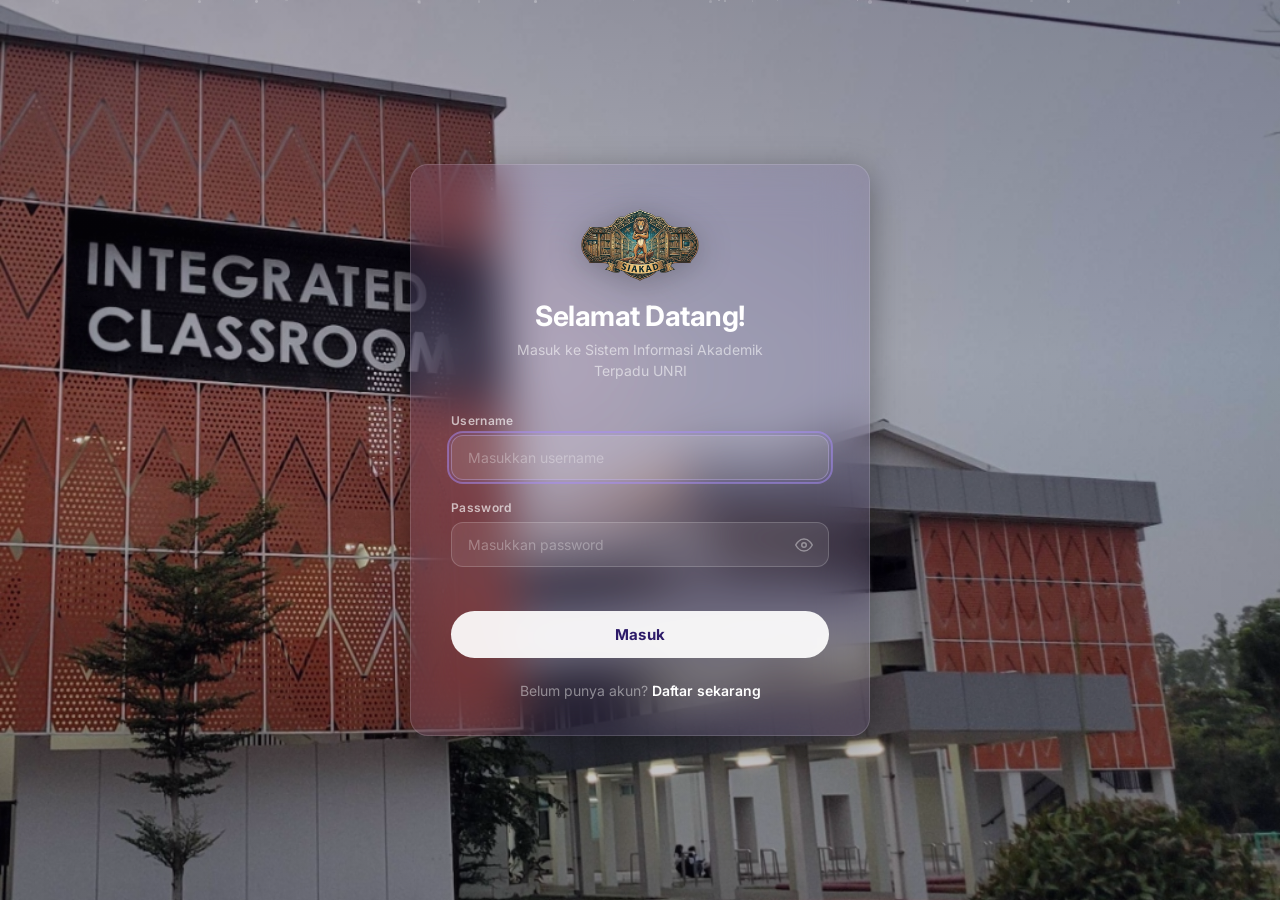
<file: index.html>
<!DOCTYPE html>
<html lang="id">
<head>
  <meta charset="UTF-8">
  <meta name="viewport" content="width=device-width, initial-scale=1.0">
  <title>SI Akademik</title>
  <script>
    // Redirect based on login state
    const token = localStorage.getItem('sia_token');
    window.location.href = token ? 'pages/dashboard.html' : 'pages/login.html';
  </script>
</head>
<body></body>
</html>
</file>
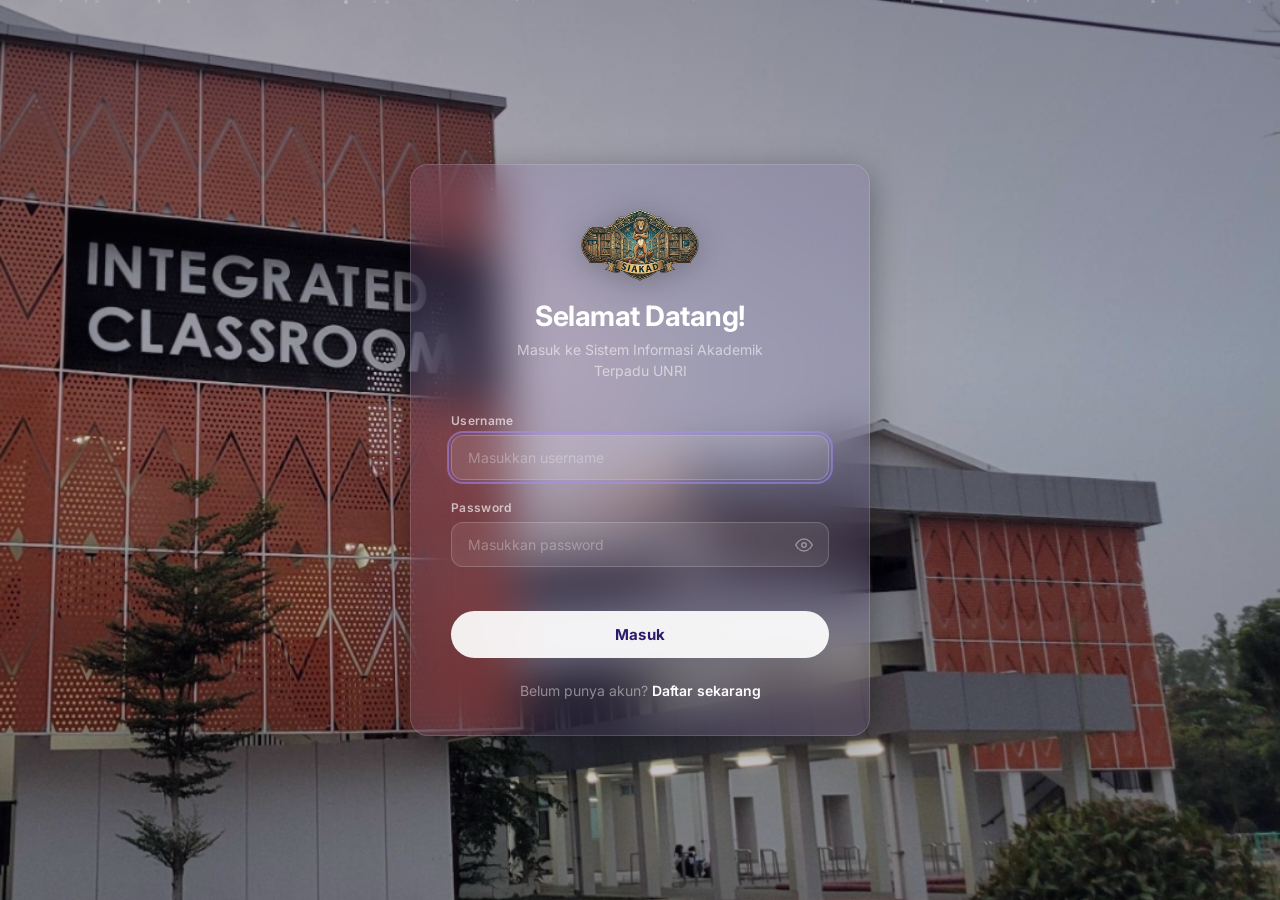
<file: pages/change-password.html>
<!DOCTYPE html>
<html lang="id">

<head>
    <meta charset="UTF-8">
    <meta name="viewport" content="width=device-width, initial-scale=1.0">
    <title>Ganti Password – SIA Akademik</title>
    <link rel="stylesheet" href="../assets/css/style.css?v=2">
</head>

<body>
    <aside class="sidebar" id="sidebar"></aside>
    <div class="main-content" id="main-content">
        <div class="topbar">
            <div class="topbar-left">
                <button class="btn-menu-toggle" onclick="Layout.toggleSidebar()">
                    <svg width="20" height="20" fill="none" stroke="currentColor" stroke-width="2" viewBox="0 0 24 24">
                        <line x1="3" y1="6" x2="21" y2="6" />
                        <line x1="3" y1="12" x2="21" y2="12" />
                        <line x1="3" y1="18" x2="21" y2="18" />
                    </svg>
                </button>
                <span id="page-title" class="page-title">Ganti Password</span>
            </div>
            <div class="topbar-right"><span id="topbar-user" class="topbar-user"></span></div>
        </div>

        <div class="page-content">
            <div class="card change-pw-card">
                <div class="card-header"><span
                        style="display:inline-block;width:20px;vertical-align:middle;margin-right:6px"
                        data-icon="key"></span> Ubah Password</div>
                <div class="card-body">
                    <form id="pw-form">
                        <div class="form-group">
                            <label class="form-label">Password Lama <span class="required">*</span></label>
                            <input type="password" id="old" class="form-control" placeholder="Masukkan password lama"
                                required>
                        </div>
                        <div class="form-group">
                            <label class="form-label">Password Baru <span class="required">*</span></label>
                            <input type="password" id="new" class="form-control" placeholder="Min. 6 karakter" required>
                        </div>
                        <div class="form-group">
                            <label class="form-label">Konfirmasi Password Baru <span class="required">*</span></label>
                            <input type="password" id="conf" class="form-control" placeholder="Ulangi password baru"
                                required>
                        </div>
                        <button type="submit" class="btn btn-primary" id="btn-save"><span
                                style="display:inline-block;width:14px;vertical-align:middle;margin-right:4px"
                                data-icon="save"></span> Simpan Perubahan</button>
                    </form>
                </div>
            </div>
        </div>
    </div>

    <script src="../assets/js/icons.js"></script>
    <script src="../assets/js/api.js"></script>
    <script src="../assets/js/auth.js"></script>
    <script src="../assets/js/layout.js"></script>
    <script src="../assets/js/notifications.js"></script>
    <script>
        Layout.init('Ganti Password');

        document.getElementById('pw-form').addEventListener('submit', async e => {
            e.preventDefault();
            const nw = document.getElementById('new').value;
            const cf = document.getElementById('conf').value;
            if (nw !== cf) { Toast.error('Konfirmasi password tidak cocok.'); return; }

            const btn = document.getElementById('btn-save');
            btn.disabled = true; btn.textContent = 'Menyimpan...';

            const res = await API.post('/auth/change-password', {
                old_password: document.getElementById('old').value,
                new_password: nw,
                confirm_password: cf,
            });

            if (res.ok) {
                Toast.success(res.message, 'Berhasil');
                setTimeout(() => Auth.logout(), 1500);
            } else {
                Toast.error(res.message, 'Gagal');
                btn.disabled = false; btn.innerHTML = `<span style="display:inline-block;width:14px;vertical-align:middle;margin-right:4px">${ICON.save}</span> Simpan Perubahan`;
            }
        });
    </script>
</body>

</html>
</file>
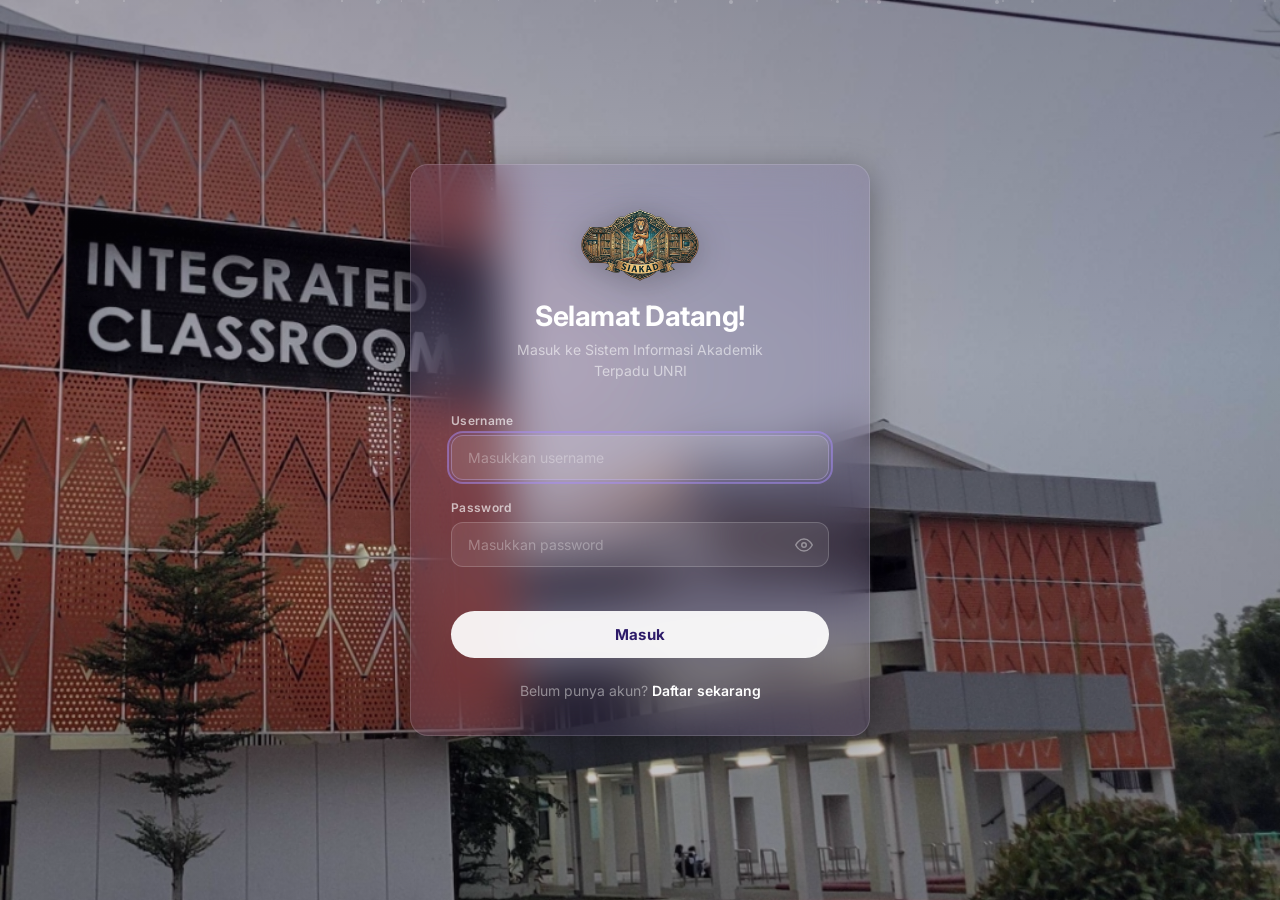
<file: pages/input_nilai.html>
<!DOCTYPE html>
<html lang="id">
<head>
    <meta charset="UTF-8">
    <meta name="viewport" content="width=device-width, initial-scale=1.0">
    <title>Input Nilai & Absensi – SIAKAD</title>
    <link rel="stylesheet" href="../assets/css/style.css?v=2">
    <style>
        .class-selector {
            background: var(--surface);
            padding: 16px 20px;
            border-radius: var(--radius-lg);
            border: 1px solid var(--border);
            display: flex;
            align-items: center;
            gap: 16px;
            margin-bottom: 24px;
        }
        .class-selector select {
            padding: 8px 12px;
            border-radius: var(--radius-sm);
            border: 1px solid var(--border);
            background: var(--surface-2);
            color: #fff;
            font-size: 14px;
            min-width: 280px;
        }
        .table-wrap {
            background: var(--surface);
            border: 1px solid var(--border);
            border-radius: var(--radius-lg);
            overflow: hidden;
            margin-bottom: 24px;
        }
        table {
            width: 100%;
            border-collapse: collapse;
            text-align: left;
        }
        th, td {
            padding: 10px 16px;
            border-bottom: 1px solid var(--border);
            vertical-align: middle;
        }
        th {
            background: var(--surface-2);
            color: var(--text-muted);
            font-weight: 600;
            font-size: 13px;
            text-transform: uppercase;
            letter-spacing: 0.5px;
        }
        td {
            font-size: 14px;
            color: #fff;
        }
        tr:last-child td { border-bottom: none; }
        
        .grade-input {
            width: 60px;
            padding: 6px 8px;
            border: 1px solid var(--border);
            border-radius: 4px;
            background: var(--input-bg);
            color: #fff;
            text-align: center;
            font-size: 13px;
            transition: all 0.2s;
        }
        .grade-input:focus {
            border-color: #10b981;
            outline: none;
            box-shadow: 0 0 0 2px rgba(14,165,233,0.2);
        }
        
        .final-grade {
            font-weight: 700;
            font-size: 16px;
        }
        .final-grade.A { color: #10b981; }
        .final-grade.B { color: #10b981; }
        .final-grade.C { color: #f59e0b; }
        .final-grade.D, .final-grade.E { color: #ef4444; }

        .footer-action {
            display: flex;
            justify-content: flex-end;
            padding: 20px;
            background: var(--surface-2);
            border-top: 1px solid var(--border);
        }
    </style>
</head>
<body>
    <aside class="sidebar" id="sidebar"></aside>
    <div class="main-content" id="main-content">
        <div class="topbar">
            <div class="topbar-left">
                <button class="btn-menu-toggle" id="btn-menu-toggle" onclick="Layout.toggleSidebar()">
                    <svg width="20" height="20" fill="none" stroke="currentColor" stroke-width="2" viewBox="0 0 24 24">
                        <line x1="3" y1="6" x2="21" y2="6" />
                        <line x1="3" y1="12" x2="21" y2="12" />
                        <line x1="3" y1="18" x2="21" y2="18" />
                    </svg>
                </button>
                <span id="page-title" class="page-title">Input Nilai & Absensi</span>
            </div>
            <div class="topbar-right" style="gap: 16px;">
                <span id="topbar-user" class="topbar-user"></span>
            </div>
        </div>
        
        <div class="page-content">
            <div class="page-header" style="margin-bottom: 20px;">
                <h1 style="font-weight: 800; letter-spacing: 0.5px; font-size: 24px; color: #fff;">Input Nilai Mahasiswa</h1>
                <p style="color: var(--text-muted); margin-top: 4px; font-size: 14px;">Masukkan komponen nilai dan persentase absensi untuk kelas yang Anda ampu.</p>
            </div>

            <div class="class-selector">
                <span style="font-weight:600; color: #fff">Pilih Kelas:</span>
                <select id="select-kelas" onchange="renderStudents()">
                    <option value="">Memuat kelas...</option>
                </select>
                
                <div style="margin-left:auto; display:flex; gap: 16px; color: var(--text-muted); font-size: 13px;">
                    <div>Bobot: <strong>Absen 10% | Tugas 20% | UTS 30% | UAS 40%</strong></div>
                </div>
            </div>

            <div class="table-wrap">
                <table id="nilai-table">
                    <thead>
                        <tr>
                            <th>NIM</th>
                            <th>Nama Mahasiswa</th>
                            <th style="text-align:center">Absen (%)</th>
                            <th style="text-align:center">Tugas</th>
                            <th style="text-align:center">UTS</th>
                            <th style="text-align:center">UAS</th>
                            <th style="text-align:center">Nilai Akhir</th>
                            <th style="text-align:center">Huruf</th>
                        </tr>
                    </thead>
                    <tbody id="nilai-body">
                        <!-- Content loaded by JS -->
                    </tbody>
                </table>
                <div class="footer-action">
                    <button class="btn btn-secondary" style="margin-right:8px" onclick="Toast.info('Data nilai disimpan sebagai draft', 'Tersimpan')">Simpan Draft</button>
                    <button class="btn btn-primary" onclick="publishNilai()">Publikasikan Nilai</button>
                </div>
            </div>
        </div>
    </div>
    
    <script src="../assets/js/icons.js"></script>
    <script src="../assets/js/api.js"></script>
    <script src="../assets/js/auth.js"></script>
    <script src="../assets/js/layout.js"></script>
    <script src="../assets/js/notifications.js"></script>
    <script>
        Layout.init('Input Nilai');
        Auth.requireRole(['DOSEN']);

        // Read kode_mk from URL if coming from jadwal page
        const _urlParams = new URLSearchParams(window.location.search);
        const _preselect = _urlParams.get('kode_mk') || '';

        function calculateGrade(absen, tugas, uts, uas) {
            if (absen === '' || tugas === '' || uts === '' || uas === '') return { akhir: '-', huruf: '-' };
            const akhir = (Number(absen) * 0.1) + (Number(tugas) * 0.2) + (Number(uts) * 0.3) + (Number(uas) * 0.4);
            let huruf = 'E';
            if (akhir >= 85) huruf = 'A';
            else if (akhir >= 70) huruf = 'B';
            else if (akhir >= 55) huruf = 'C';
            else if (akhir >= 40) huruf = 'D';
            return { akhir: akhir.toFixed(2), huruf };
        }

        async function loadClasses() {
            const res = await API.get('/nilai/kelas-list');
            const sel = document.getElementById('select-kelas');
            if (!res.ok || !res.data.length) {
                sel.innerHTML = '<option value="">Tidak ada kelas yang diampu</option>';
                document.getElementById('nilai-body').innerHTML = '<tr><td colspan="8" style="text-align:center; padding: 30px; color: var(--text-muted)">Anda belum mengampu mata kuliah apapun. Hubungi admin untuk menambahkan jadwal.</td></tr>';
                return;
            }
            sel.innerHTML = res.data.map(mk =>
                `<option value="${mk.kode_mk}" ${mk.kode_mk === _preselect ? 'selected' : ''}>${mk.nama_mk}${mk.kelas ? ' – Kelas ' + mk.kelas : ''} (${mk.kode_mk})</option>`
            ).join('');
            renderStudents();
        }

        async function handleInput(e, nim, field) {
            const val = e.target.value;
            const kodeMk = document.getElementById('select-kelas').value;
            const res = await API.put('/nilai', { kode_mk: kodeMk, nim, field, value: val });

            const row = e.target.closest('tr');
            if (res.ok && res.data) {
                row.querySelector('.res-akhir').textContent = res.data.akhir ?? '-';
                const elHuruf = row.querySelector('.res-huruf');
                elHuruf.textContent = res.data.huruf ?? '-';
                elHuruf.className = 'res-huruf final-grade ' + (res.data.huruf ?? '-');
            }
        }

        async function renderStudents() {
            const kodeMk = document.getElementById('select-kelas').value;
            if (!kodeMk) return;
            const res = await API.get('/nilai/kelas/' + kodeMk);
            const tbody = document.getElementById('nilai-body');

            if (!res.ok || !res.data.students.length) {
                tbody.innerHTML = '<tr><td colspan="8" style="text-align:center; padding: 30px; color: var(--text-muted)">Belum ada mahasiswa yang mengambil kelas ini.</td></tr>';
                return;
            }

            tbody.innerHTML = res.data.students.map(m => {
                const g = calculateGrade(m.absen, m.tugas, m.uts, m.uas);
                return `<tr>
                    <td><span class="badge badge-blue">${m.nim}</span></td>
                    <td style="font-weight:500">${m.nama}</td>
                    <td style="text-align:center"><input type="number" class="grade-input i-absen" value="${m.absen}" min="0" max="100" oninput="handleInput(event, '${m.nim}', 'absen')"></td>
                    <td style="text-align:center"><input type="number" class="grade-input i-tugas" value="${m.tugas}" min="0" max="100" oninput="handleInput(event, '${m.nim}', 'tugas')"></td>
                    <td style="text-align:center"><input type="number" class="grade-input i-uts" value="${m.uts}" min="0" max="100" oninput="handleInput(event, '${m.nim}', 'uts')"></td>
                    <td style="text-align:center"><input type="number" class="grade-input i-uas" value="${m.uas}" min="0" max="100" oninput="handleInput(event, '${m.nim}', 'uas')"></td>
                    <td style="text-align:center" class="res-akhir">${g.akhir}</td>
                    <td style="text-align:center"><span class="res-huruf final-grade ${g.huruf}">${g.huruf}</span></td>
                </tr>`;
            }).join('');
        }

        function publishNilai() {
            const kodeMk = document.getElementById('select-kelas').value;
            Confirm.show('Apakah Anda yakin ingin mempublikasikan nilai ini ke portal mahasiswa?', async () => {
                Loading.show();
                const res = await API.post('/nilai/publish', { kode_mk: kodeMk });
                Loading.hide();
                if (res.ok) Toast.success('Nilai berhasil dipublikasikan!', 'Sukses');
                else Toast.error(res.message);
            }, 'Publikasi Nilai', 'Ya, Publikasikan');
        }

        loadClasses();
</script>
</body>
</html>
</file>
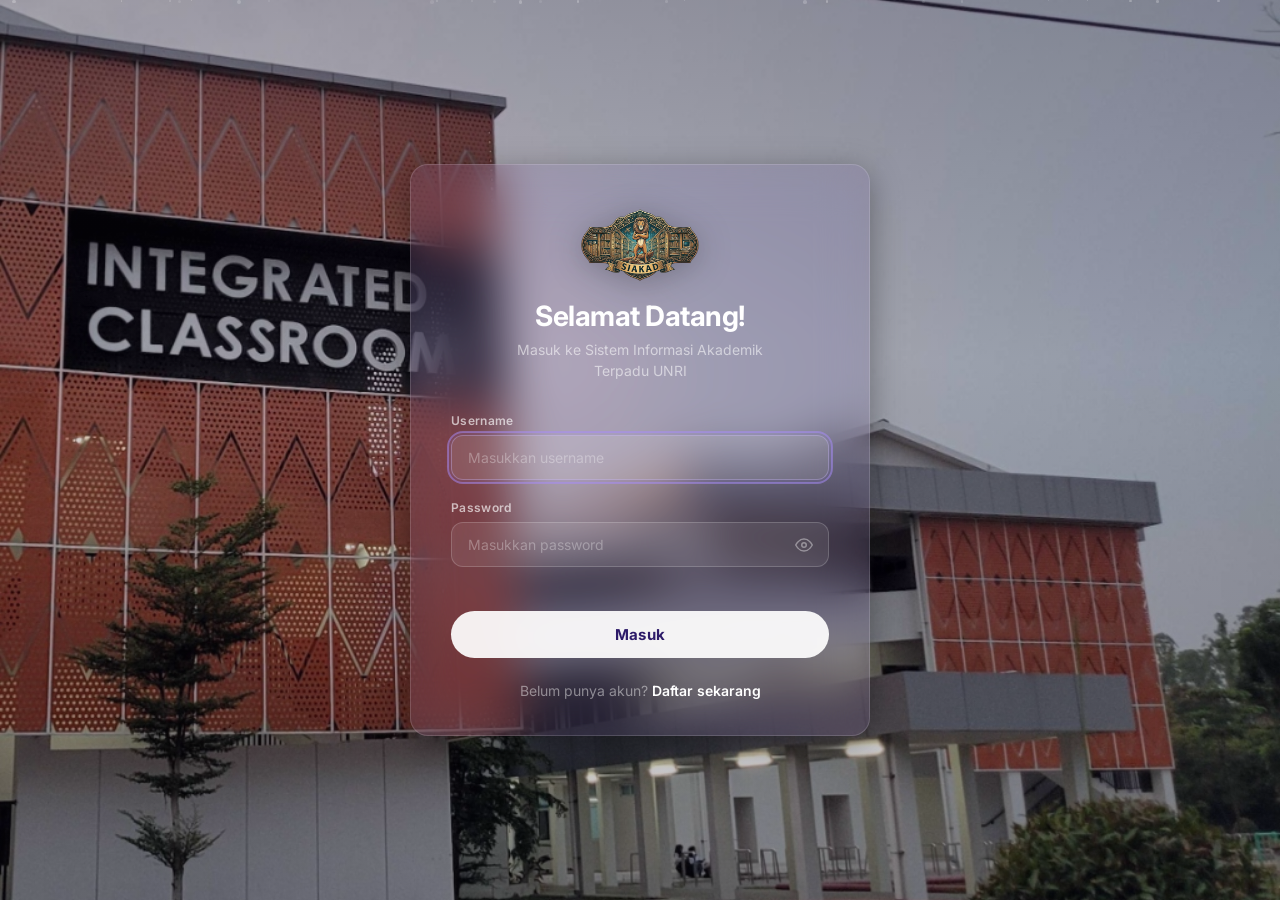
<file: pages/jadwal.html>
<!DOCTYPE html>
<html lang="id">
<head>
    <meta charset="UTF-8">
    <meta name="viewport" content="width=device-width, initial-scale=1.0">
    <title>Jadwal Kuliah – SIAKAD</title>
    <link rel="stylesheet" href="../assets/css/style.css?v=2">
    <style>
        .table-wrap {
            background: var(--surface);
            border: 1px solid var(--border);
            border-radius: var(--radius-lg);
            overflow: hidden;
            margin-top: 24px;
        }
        table {
            width: 100%;
            border-collapse: collapse;
            text-align: left;
        }
        th, td {
            padding: 14px 20px;
            border-bottom: 1px solid var(--border);
        }
        th {
            background: var(--surface-2);
            color: var(--text-muted);
            font-weight: 600;
            font-size: 13px;
            text-transform: uppercase;
            letter-spacing: 0.5px;
        }
        td {
            font-size: 14px;
            color: #fff;
        }
        tr:last-child td { border-bottom: none; }
        .day-label {
            font-weight: 700;
            color: #10b981;
        }
    </style>
</head>
<body>
    <aside class="sidebar" id="sidebar"></aside>
    <div class="main-content" id="main-content">
        <div class="topbar">
            <div class="topbar-left">
                <button class="btn-menu-toggle" id="btn-menu-toggle" onclick="Layout.toggleSidebar()">
                    <svg width="20" height="20" fill="none" stroke="currentColor" stroke-width="2" viewBox="0 0 24 24">
                        <line x1="3" y1="6" x2="21" y2="6" />
                        <line x1="3" y1="12" x2="21" y2="12" />
                        <line x1="3" y1="18" x2="21" y2="18" />
                    </svg>
                </button>
                <span id="page-title" class="page-title">Jadwal Kuliah</span>
            </div>
            <div class="topbar-right" style="gap: 16px;">
                <span id="topbar-user" class="topbar-user"></span>
            </div>
        </div>
        
        <div class="page-content">
            <div class="page-header" style="display:flex; justify-content:space-between; align-items:center;">
                <div>
                    <h1 style="font-weight: 800; letter-spacing: 0.5px; font-size: 24px; color: #fff;">Jadwal Perkuliahan</h1>
                    <p style="color: var(--text-muted); margin-top: 4px; font-size: 14px;">Semester Genap 2022/2023</p>
                </div>
                <button class="btn btn-primary" onclick="window.print()">
                    <span style="margin-right:8px; display:flex; align-items:center;">
                        <svg width="16" height="16" fill="none" stroke="currentColor" stroke-width="2" stroke-linecap="round" stroke-linejoin="round" viewBox="0 0 24 24"><polyline points="6 9 6 2 18 2 18 9"></polyline><path d="M6 18H4a2 2 0 0 1-2-2v-5a2 2 0 0 1 2-2h16a2 2 0 0 1 2 2v5a2 2 0 0 1-2 2h-2"></path><rect x="6" y="14" width="12" height="8"></rect></svg>
                    </span> Cetak Jadwal
                </button>
            </div>

            <div class="table-wrap">
                <table id="jadwal-table">
                    <thead>
                        <tr>
                            <th>Hari</th>
                            <th>Jam</th>
                            <th>Mata Kuliah</th>
                            <th>SKS</th>
                            <th>Dosen</th>
                            <th>Ruangan</th>
                        </tr>
                    </thead>
                    <tbody id="jadwal-body">
                        <!-- Content loaded by JS -->
                    </tbody>
                </table>
            </div>
        </div>
    </div>
    
    <script src="../assets/js/icons.js"></script>
    <script src="../assets/js/api.js"></script>
    <script src="../assets/js/auth.js"></script>
    <script src="../assets/js/layout.js"></script>
    <script src="../assets/js/notifications.js"></script>
    <script>
        Layout.init('Jadwal Kuliah');

        async function renderJadwal() {
            const res = await API.get('/jadwal');
            const tbody = document.getElementById('jadwal-body');
            if (!res.ok) { Toast.error(res.message); return; }

            const jadwalData = res.data.jadwal;
            if (!jadwalData.length) {
                tbody.innerHTML = '<tr><td colspan="6" style="text-align:center; padding: 30px; color: var(--text-muted)">Tidak ada jadwal.</td></tr>';
                return;
            }

            let currentDay = '';
            tbody.innerHTML = jadwalData.map(item => {
                const showDay = item.hari !== currentDay;
                if (showDay) currentDay = item.hari;
                return `<tr>
                    <td class="day-label">${showDay ? item.hari : ''}</td>
                    <td style="font-weight:500;">${item.jam}</td>
                    <td>${item.nama}</td>
                    <td>${item.sks}</td>
                    <td>${item.dosen || '-'}</td>
                    <td>${item.ruang}</td>
                </tr>`;
            }).join('');
        }

        renderJadwal();
    </script>
</body>
</html>
</file>
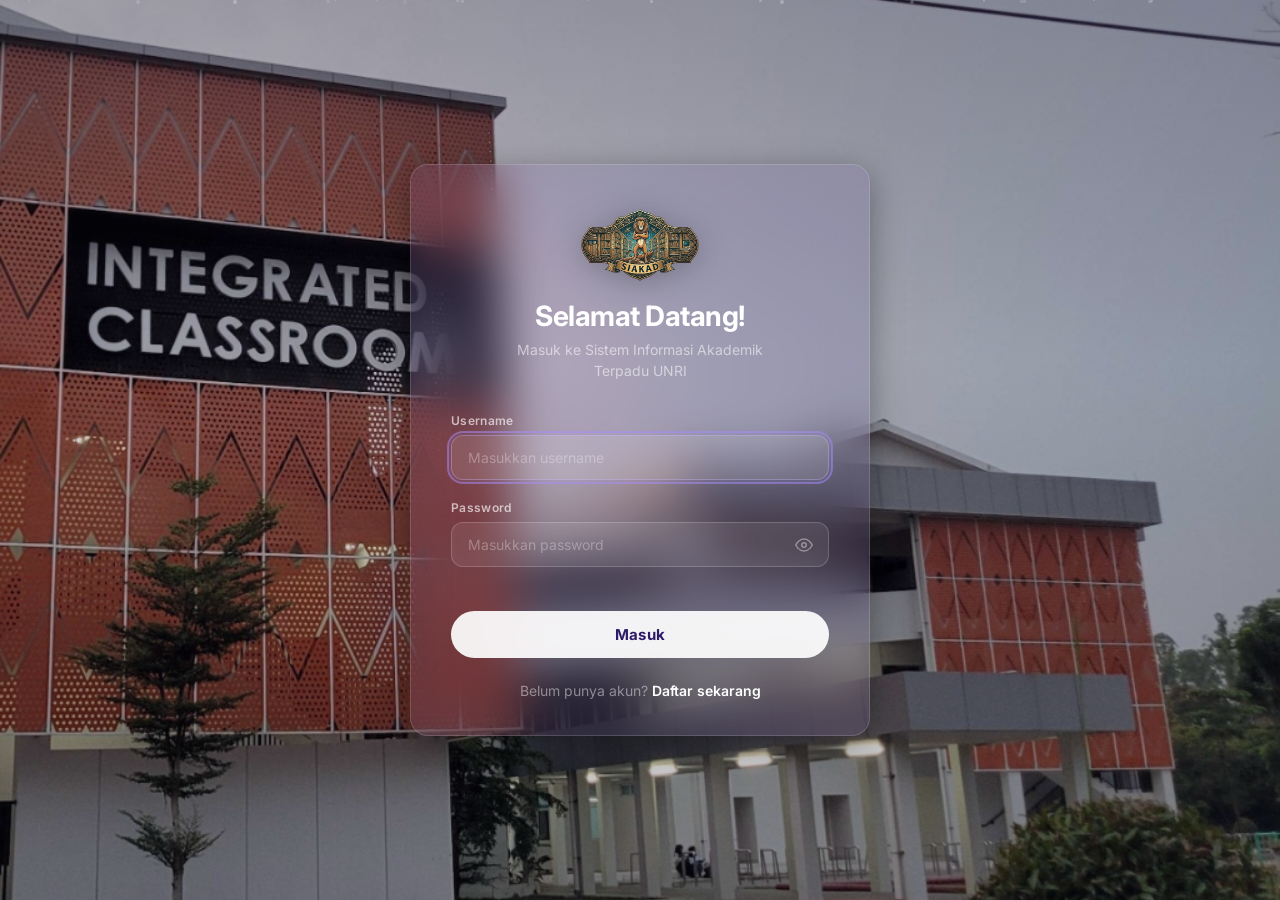
<file: pages/jadwal_dosen.html>
<!DOCTYPE html>
<html lang="id">
<head>
    <meta charset="UTF-8">
    <meta name="viewport" content="width=device-width, initial-scale=1.0">
    <title>Jadwal Mengajar – SIAKAD</title>
    <link rel="stylesheet" href="../assets/css/style.css?v=2">
    <style>
        .table-wrap {
            background: var(--surface);
            border: 1px solid var(--border);
            border-radius: var(--radius-lg);
            overflow: hidden;
            margin-top: 24px;
        }
        table {
            width: 100%;
            border-collapse: collapse;
            text-align: left;
        }
        th, td {
            padding: 14px 20px;
            border-bottom: 1px solid var(--border);
        }
        th {
            background: var(--surface-2);
            color: var(--text-muted);
            font-weight: 600;
            font-size: 13px;
            text-transform: uppercase;
            letter-spacing: 0.5px;
        }
        td {
            font-size: 14px;
            color: #fff;
        }
        tr:last-child td { border-bottom: none; }
        .day-label {
            font-weight: 700;
            color: #10b981;
        }
    </style>
</head>
<body>
    <aside class="sidebar" id="sidebar"></aside>
    <div class="main-content" id="main-content">
        <div class="topbar">
            <div class="topbar-left">
                <button class="btn-menu-toggle" id="btn-menu-toggle" onclick="Layout.toggleSidebar()">
                    <svg width="20" height="20" fill="none" stroke="currentColor" stroke-width="2" viewBox="0 0 24 24">
                        <line x1="3" y1="6" x2="21" y2="6" />
                        <line x1="3" y1="12" x2="21" y2="12" />
                        <line x1="3" y1="18" x2="21" y2="18" />
                    </svg>
                </button>
                <span id="page-title" class="page-title">Jadwal Mengajar</span>
            </div>
            <div class="topbar-right" style="gap: 16px;">
                <span id="topbar-user" class="topbar-user"></span>
            </div>
        </div>
        
        <div class="page-content">
            <div class="page-header" style="display:flex; justify-content:space-between; align-items:center;">
                <div>
                    <h1 style="font-weight: 800; letter-spacing: 0.5px; font-size: 24px; color: #fff;">Jadwal Mengajar Dosen</h1>
                    <p style="color: var(--text-muted); margin-top: 4px; font-size: 14px;">Semester Genap 2022/2023</p>
                </div>
                <button class="btn btn-primary" onclick="window.print()">
                    <span style="margin-right:8px; display:flex; align-items:center;">
                        <svg width="16" height="16" fill="none" stroke="currentColor" stroke-width="2" stroke-linecap="round" stroke-linejoin="round" viewBox="0 0 24 24"><polyline points="6 9 6 2 18 2 18 9"></polyline><path d="M6 18H4a2 2 0 0 1-2-2v-5a2 2 0 0 1 2-2h16a2 2 0 0 1 2 2v5a2 2 0 0 1-2 2h-2"></path><rect x="6" y="14" width="12" height="8"></rect></svg>
                    </span> Cetak Jadwal
                </button>
            </div>

            <div class="table-wrap">
                <table id="jadwal-table">
                    <thead>
                        <tr>
                            <th>Hari</th>
                            <th>Jam</th>
                            <th>Mata Kuliah</th>
                            <th>Kelas</th>
                            <th>Ruangan</th>
                            <th>Aksi</th>
                        </tr>
                    </thead>
                    <tbody id="jadwal-body">
                        <!-- Content loaded by JS -->
                    </tbody>
                </table>
            </div>
        </div>
    </div>
    
    <script src="../assets/js/icons.js"></script>
    <script src="../assets/js/api.js"></script>
    <script src="../assets/js/auth.js"></script>
    <script src="../assets/js/layout.js"></script>
    <script src="../assets/js/notifications.js"></script>
    <script>
        Layout.init('Jadwal Mengajar');

        async function renderJadwal() {
            const res = await API.get('/jadwal/dosen');
            const tbody = document.getElementById('jadwal-body');
            if (!res.ok) { Toast.error(res.message); return; }

            const jadwalData = res.data.jadwal;
            if (!jadwalData.length) {
                tbody.innerHTML = '<tr><td colspan="6" style="text-align:center; padding: 30px; color: var(--text-muted)">Tidak ada jadwal mengajar.</td></tr>';
                return;
            }

            let currentDay = '';
            tbody.innerHTML = jadwalData.map(item => {
                const showDay = item.hari !== currentDay;
                if (showDay) currentDay = item.hari;
                return `<tr>
                    <td class="day-label">${showDay ? item.hari : ''}</td>
                    <td style="font-weight:500;">${item.jam}</td>
                    <td>${item.nama}</td>
                    <td><span class="badge badge-blue">${item.kelas}</span></td>
                    <td>${item.ruang}</td>
                    <td>
                        <a href="input_nilai.html?kode_mk=${encodeURIComponent(item.kode_mk)}" class="btn btn-secondary" style="padding: 4px 10px; font-size: 12px; height: auto;">Input Nilai</a>
                    </td>
                </tr>`;
            }).join('');
        }

        renderJadwal();
</script>
</body>
</html>
</file>
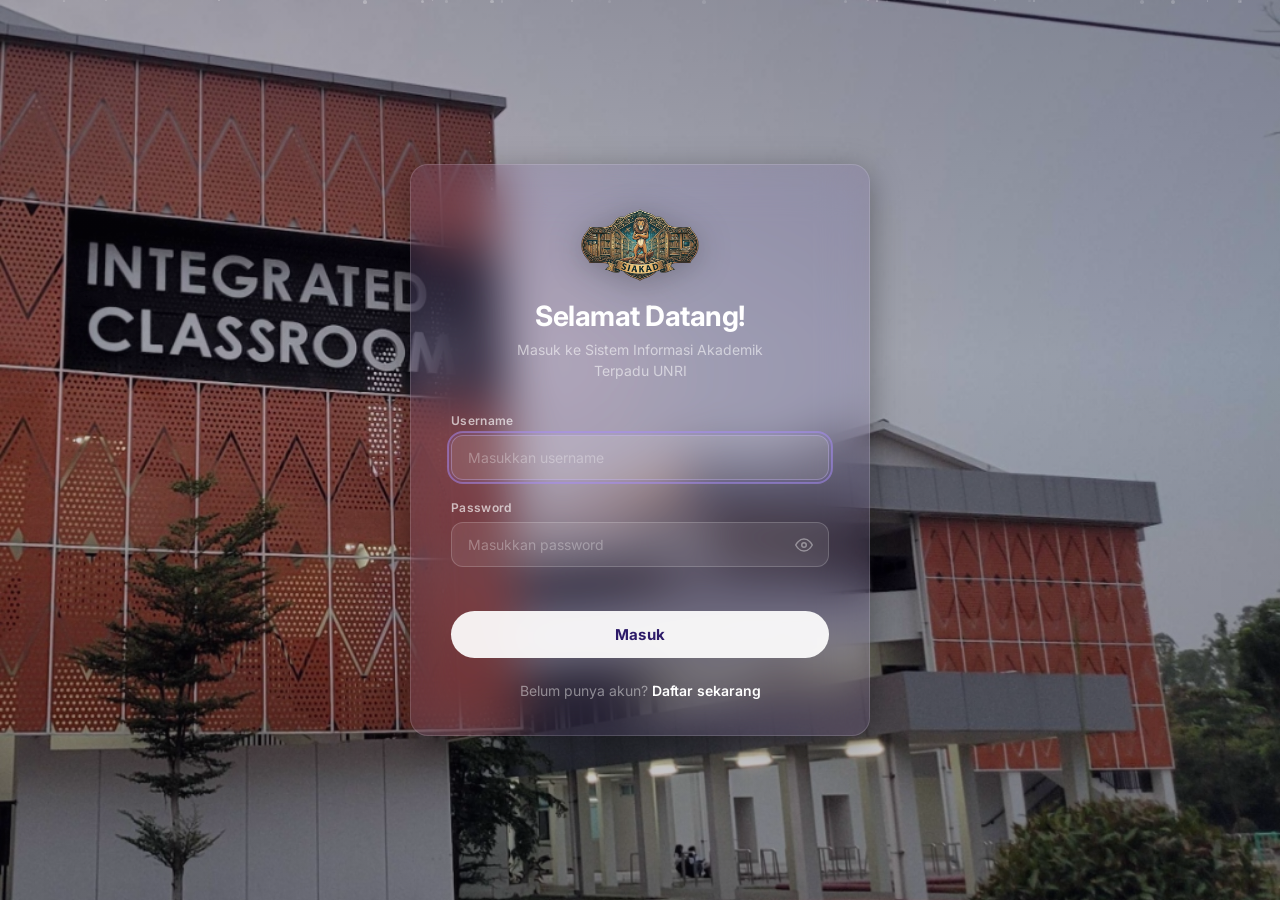
<file: pages/khs.html>
<!DOCTYPE html>
<html lang="id">
<head>
    <meta charset="UTF-8">
    <meta name="viewport" content="width=device-width, initial-scale=1.0">
    <title>KHS & Transkrip – SIAKAD</title>
    <link rel="stylesheet" href="../assets/css/style.css?v=2">
    <style>
        .filter-bar {
            background: var(--surface);
            padding: 16px 20px;
            border-radius: var(--radius-lg);
            border: 1px solid var(--border);
            display: flex;
            align-items: center;
            gap: 16px;
            margin-bottom: 24px;
        }
        .filter-bar select {
            padding: 8px 12px;
            border-radius: var(--radius-sm);
            border: 1px solid var(--border);
            background: var(--surface-2);
            color: #fff;
            font-size: 14px;
            min-width: 200px;
        }
        .summary-cards {
            display: grid;
            grid-template-columns: repeat(3, 1fr);
            gap: 16px;
            margin-bottom: 24px;
        }
        .summary-card {
            background: linear-gradient(135deg, #10b981, #059669);
            border-radius: var(--radius-lg);
            padding: 20px;
            color: #fff;
            position: relative;
            overflow: hidden;
            box-shadow: 0 4px 12px rgba(14,165,233,0.2);
        }
        .summary-card::after {
            content: '';
            position: absolute;
            top: -50%;
            right: -20%;
            width: 150px;
            height: 150px;
            background: radial-gradient(circle, rgba(255,255,255,0.15) 0%, transparent 60%);
            border-radius: 50%;
        }
        .summary-card h3 {
            font-size: 14px;
            font-weight: 500;
            margin: 0 0 8px 0;
            color: rgba(255,255,255,0.8);
        }
        .summary-card .value {
            font-size: 32px;
            font-weight: 800;
            font-weight: 800; letter-spacing: 0.5px;
            margin: 0;
        }
        .table-wrap {
            background: var(--surface);
            border: 1px solid var(--border);
            border-radius: var(--radius-lg);
            overflow: hidden;
        }
        table {
            width: 100%;
            border-collapse: collapse;
            text-align: left;
        }
        th, td {
            padding: 14px 20px;
            border-bottom: 1px solid var(--border);
        }
        th {
            background: var(--surface-2);
            color: var(--text-muted);
            font-weight: 600;
            font-size: 13px;
            text-transform: uppercase;
            letter-spacing: 0.5px;
        }
        td {
            font-size: 14px;
            color: #fff;
        }
        tr:last-child td { border-bottom: none; }
        .grade-a { color: #10b981; font-weight: 700; }
        .grade-b { color: #10b981; font-weight: 700; }
        .grade-c { color: #f59e0b; font-weight: 700; }
        .grade-d, .grade-e { color: #ef4444; font-weight: 700; }
    </style>
</head>
<body>
    <aside class="sidebar" id="sidebar"></aside>
    <div class="main-content" id="main-content">
        <div class="topbar">
            <div class="topbar-left">
                <button class="btn-menu-toggle" id="btn-menu-toggle" onclick="Layout.toggleSidebar()">
                    <svg width="20" height="20" fill="none" stroke="currentColor" stroke-width="2" viewBox="0 0 24 24">
                        <line x1="3" y1="6" x2="21" y2="6" />
                        <line x1="3" y1="12" x2="21" y2="12" />
                        <line x1="3" y1="18" x2="21" y2="18" />
                    </svg>
                </button>
                <span id="page-title" class="page-title">KHS & Transkrip</span>
            </div>
            <div class="topbar-right" style="gap: 16px;">
                <span id="topbar-user" class="topbar-user"></span>
            </div>
        </div>
        
        <div class="page-content">
            <div class="page-header" style="display:flex; justify-content:space-between; align-items:center;">
                <div>
                    <h1 style="font-weight: 800; letter-spacing: 0.5px; font-size: 24px; color: #fff;">Kartu Hasil Studi</h1>
                    <p style="color: var(--text-muted); margin-top: 4px; font-size: 14px;">Lihat rincian nilai Anda setiap semester</p>
                </div>
            </div>

            <div class="filter-bar">
                <span style="font-weight:600; color: #fff">Pilih Semester:</span>
                <select id="select-semester" onchange="renderKHS()">
                    <option value="all" selected>Semua (Transkrip Sementara)</option>
                    <!-- Options populated dynamically by JS -->
                </select>
                <button class="btn btn-primary" style="margin-left:auto" onclick="window.print()">
                    <span style="margin-right:8px; display:flex; align-items:center;"><svg width="16" height="16" fill="none" stroke="currentColor" stroke-width="2" stroke-linecap="round" stroke-linejoin="round" viewBox="0 0 24 24"><polyline points="6 9 6 2 18 2 18 9"></polyline><path d="M6 18H4a2 2 0 0 1-2-2v-5a2 2 0 0 1 2-2h16a2 2 0 0 1 2 2v5a2 2 0 0 1-2 2h-2"></path><rect x="6" y="14" width="12" height="8"></rect></svg></span> Cetak KHS
                </button>
            </div>

            <div class="summary-cards">
                <div class="summary-card">
                    <h3 id="label-ips">IP Semester Ini</h3>
                    <div class="value" id="val-ips">3.85</div>
                </div>
                <div class="summary-card" style="background: linear-gradient(135deg, #fba319, #ea9412);">
                    <h3>IP Kumulatif (IPK)</h3>
                    <div class="value" id="val-ipk">3.72</div>
                </div>
                <div class="summary-card" style="background: linear-gradient(135deg, #10b981, #059669);">
                    <h3>SKS Lulus / Total</h3>
                    <div class="value" id="val-sks">84 / 84</div>
                </div>
            </div>

            <div class="table-wrap">
                <table id="khs-table">
                    <thead>
                        <tr>
                            <th>No</th>
                            <th>Kode MK</th>
                            <th>Mata Kuliah</th>
                            <th>SKS</th>
                            <th>Nilai Huruf</th>
                            <th>Bobot</th>
                            <th>Mutu (SKS × Bobot)</th>
                        </tr>
                    </thead>
                    <tbody id="khs-body">
                        <!-- Data will be populated via JS -->
                    </tbody>
                    <tfoot style="background: var(--surface-2); font-weight: 700;">
                        <tr>
                            <td colspan="3" style="text-align: right;">Total Semester:</td>
                            <td id="tot-sks">0</td>
                            <td></td>
                            <td></td>
                            <td id="tot-mutu">0</td>
                        </tr>
                    </tfoot>
                </table>
            </div>

        </div>
    </div>
    
    <script src="../assets/js/icons.js"></script>
    <script src="../assets/js/api.js"></script>
    <script src="../assets/js/auth.js"></script>
    <script src="../assets/js/layout.js"></script>
    <script src="../assets/js/notifications.js"></script>
    <script>
        Layout.init('KHS / Transkrip');

        function getGradeClass(grade) {
            if (grade === 'A') return 'grade-a';
            if (grade === 'B') return 'grade-b';
            if (grade === 'C') return 'grade-c';
            return 'grade-d';
        }

        async function initKHS() {
            // First load all data to extract available semesters
            const res = await API.get('/khs?semester=all');
            if (!res.ok) { Toast.error(res.message); return; }

            // Build unique semester list from the data
            const semSet = new Set();
            (res.data.nilai || []).forEach(row => {
                // Semester might not be in response; we'll populate after
            });

            // Populate semester dropdown based on what KRS the student has
            const selEl = document.getElementById('select-semester');
            // Fetch kuliah semesters from krs context
            const semRes = await API.get('/khs?semester=all');
            if (semRes.ok && semRes.data.nilai.length) {
                // Try to get semesters from the khs data (not directly available)
                // Fall back to showing common semesters 1-8
                const existingSems = [1,2,3,4,5,6,7,8];
                const insertAfter = selEl.options[0]; // 'all' option
                existingSems.forEach(s => {
                    const opt = document.createElement('option');
                    opt.value = s;
                    opt.textContent = `Semester ${s}`;
                    selEl.appendChild(opt);
                });
            }

            // Now render with 'all' selected
            renderKHSFromData(res.data);
        }

        async function renderKHS() {
            const sem = document.getElementById('select-semester').value;
            const res = await API.get('/khs?semester=' + sem);
            if (!res.ok) { Toast.error(res.message); return; }
            renderKHSFromData(res.data);
        }

        function renderKHSFromData(data) {
            const tbody = document.getElementById('khs-body');
            const nilaiList = data.nilai || [];

            if (!nilaiList.length) {
                tbody.innerHTML = '<tr><td colspan="7" style="text-align:center; padding: 30px; color: var(--text-muted)">Data nilai belum tersedia untuk semester ini.</td></tr>';
                document.getElementById('tot-sks').textContent = 0;
                document.getElementById('tot-mutu').textContent = 0;
                document.getElementById('val-ips').textContent = '-';
                document.getElementById('val-ipk').textContent = '-';
                document.getElementById('val-sks').textContent = '0 / 0';
                return;
            }

            let totalSks = 0, totalMutu = 0;
            tbody.innerHTML = nilaiList.map((row, idx) => {
                const bobot = parseFloat(row.bobot) || 0;
                const huruf = row.nilai_huruf || '-';
                const mutu = huruf !== '-' ? row.sks * bobot : 0;
                if (huruf !== '-') { totalSks += row.sks; totalMutu += mutu; }
                return `<tr>
                    <td>${idx + 1}</td>
                    <td><span class="badge badge-blue">${row.kode}</span></td>
                    <td>${row.nama}</td>
                    <td>${row.sks}</td>
                    <td class="${getGradeClass(huruf)}">${huruf}</td>
                    <td>${bobot.toFixed(2)}</td>
                    <td>${mutu.toFixed(2)}</td>
                </tr>`;
            }).join('');

            document.getElementById('tot-sks').textContent = totalSks;
            document.getElementById('tot-mutu').textContent = totalMutu.toFixed(2);
            document.getElementById('val-ips').textContent = (data.ips ?? 0).toFixed(2);
            document.getElementById('val-ipk').textContent = (data.ipk ?? 0).toFixed(2);
            
            // Dynamic IPS Label
            const semAktif = data.semester_aktif || 'all';
            const labelIps = document.getElementById('label-ips');
            if (semAktif === 'all') {
                labelIps.textContent = 'IP Rata-Rata (Semua)';
            } else {
                labelIps.textContent = 'IP Semester ' + semAktif;
            }

            const sksLulus = data.sks_lulus ?? 0;
            const totalSksAll = data.total_sks_all ?? data.total_sks;
            document.getElementById('val-sks').textContent = `${sksLulus} / ${totalSksAll}`;
        }

        initKHS();

</script>
</body>
</html>
</file>
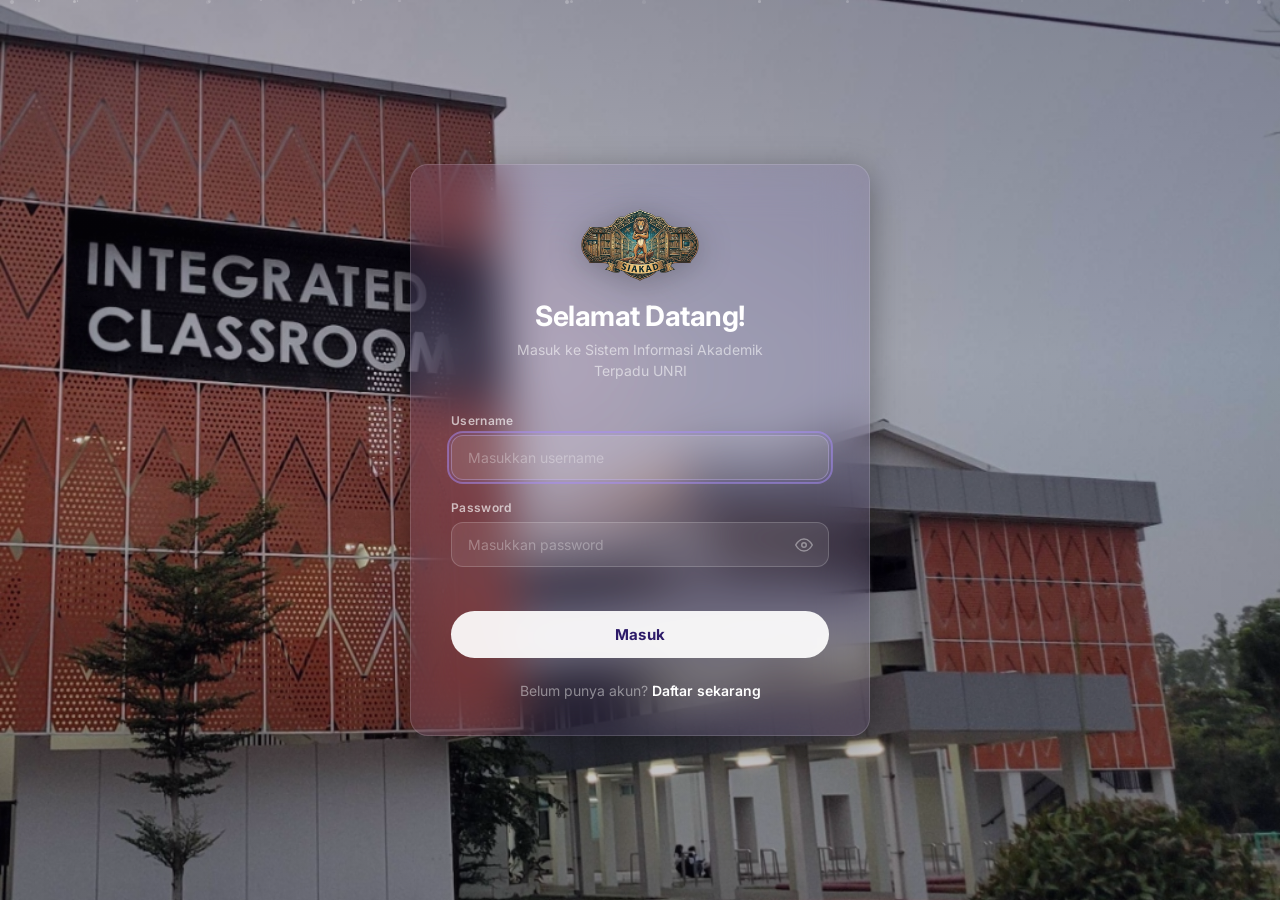
<file: pages/krs.html>
<!DOCTYPE html>
<html lang="id">
<head>
    <meta charset="UTF-8">
    <meta name="viewport" content="width=device-width, initial-scale=1.0">
    <title>Kartu Rencana Studi (KRS) – SIAKAD</title>
    <link rel="stylesheet" href="../assets/css/style.css?v=2">
    <style>
        .krs-header-info {
            background: var(--surface);
            border: 1px solid var(--border);
            border-radius: var(--radius-lg);
            padding: 20px;
            margin-bottom: 24px;
            display: flex;
            gap: 40px;
            flex-wrap: wrap;
        }
        .info-item {
            display: flex;
            flex-direction: column;
            gap: 4px;
        }
        .info-label {
            font-size: 13px;
            color: var(--text-muted);
            font-weight: 600;
        }
        .info-value {
            font-size: 16px;
            color: #fff;
            font-weight: 700;
        }
        
        .table-wrap {
            background: var(--surface);
            border: 1px solid var(--border);
            border-radius: var(--radius-lg);
            overflow: hidden;
            margin-bottom: 24px;
        }
        table {
            width: 100%;
            border-collapse: collapse;
            text-align: left;
        }
        th, td {
            padding: 14px 20px;
            border-bottom: 1px solid var(--border);
        }
        th {
            background: var(--surface-2);
            color: var(--text-muted);
            font-weight: 600;
            font-size: 13px;
            text-transform: uppercase;
            letter-spacing: 0.5px;
        }
        td {
            font-size: 14px;
            color: #fff;
        }
        tr:last-child td { border-bottom: none; }
        
        /* Checkbox styling */
        .checkbox-container {
            display: block;
            position: relative;
            padding-left: 30px;
            cursor: pointer;
            font-size: 16px;
            user-select: none;
        }
        .checkbox-container input {
            position: absolute;
            opacity: 0;
            cursor: pointer;
            height: 0;
            width: 0;
        }
        .checkmark {
            position: absolute;
            top: -2px;
            left: 0;
            height: 20px;
            width: 20px;
            background-color: var(--surface-2);
            border: 1px solid var(--border);
            border-radius: 4px;
            transition: all var(--transition);
        }
        .checkbox-container:hover input ~ .checkmark {
            background-color: var(--input-focus);
        }
        .checkbox-container input:checked ~ .checkmark {
            background-color: #10b981;
            border-color: #10b981;
        }
        .checkmark:after {
            content: "";
            position: absolute;
            display: none;
        }
        .checkbox-container input:checked ~ .checkmark:after {
            display: block;
        }
        .checkbox-container .checkmark:after {
            left: 6px;
            top: 2px;
            width: 5px;
            height: 10px;
            border: solid white;
            border-width: 0 2px 2px 0;
            transform: rotate(45deg);
        }
        
        .krs-footer {
            display: flex;
            justify-content: space-between;
            align-items: center;
            background: var(--surface-2);
            padding: 20px;
            border: 1px solid var(--border);
            border-radius: var(--radius-lg);
        }
        .total-sks-display {
            font-size: 20px;
            font-weight: 800; letter-spacing: 0.5px;
            font-weight: 700;
            color: #fff;
        }
        .total-sks-display span {
            color: #10b981;
            font-size: 24px;
        }
    </style>
</head>
<body>
    <aside class="sidebar" id="sidebar"></aside>
    <div class="main-content" id="main-content">
        <div class="topbar">
            <div class="topbar-left">
                <button class="btn-menu-toggle" id="btn-menu-toggle" onclick="Layout.toggleSidebar()">
                    <svg width="20" height="20" fill="none" stroke="currentColor" stroke-width="2" viewBox="0 0 24 24">
                        <line x1="3" y1="6" x2="21" y2="6" />
                        <line x1="3" y1="12" x2="21" y2="12" />
                        <line x1="3" y1="18" x2="21" y2="18" />
                    </svg>
                </button>
                <span id="page-title" class="page-title">Kartu Rencana Studi (KRS)</span>
            </div>
            <div class="topbar-right" style="gap: 16px;">
                <span id="topbar-user" class="topbar-user"></span>
            </div>
        </div>
        
        <div class="page-content">
            <div class="page-header" style="margin-bottom: 20px; display:flex; justify-content:space-between; align-items:center;">
                <div>
                    <h1 style="font-weight: 800; letter-spacing: 0.5px; font-size: 24px; color: #fff;">Pengisian KRS</h1>
                    <p style="color: var(--text-muted); margin-top: 4px; font-size: 14px;" id="krs-subtitle">Tahun Akademik 2022/2023</p>
                </div>
                <div style="display:flex; align-items:center; gap:12px;">
                    <label style="font-size:13px; color:var(--text-muted); font-weight:600;">Semester:</label>
                    <select id="sem-filter" onchange="changeSemester()" style="padding:8px 12px; border-radius:8px; border:1px solid var(--border); background:var(--surface); color: #fff; font-size:14px; font-weight:600; cursor:pointer;">
                        <option value="1">Semester 1</option>
                        <option value="2">Semester 2</option>
                        <option value="3">Semester 3</option>
                        <option value="4">Semester 4</option>
                        <option value="5">Semester 5</option>
                        <option value="6">Semester 6</option>
                        <option value="7">Semester 7</option>
                        <option value="8">Semester 8</option>
                    </select>
                </div>
            </div>

            <div class="krs-header-info">
                <div class="info-item">
                    <span class="info-label">Batas Waktu Pengisian</span>
                    <span class="info-value" style="color:#f59e0b">30 Juni 2023</span>
                </div>
                <div class="info-item">
                    <span class="info-label">Maksimal SKS</span>
                    <span class="info-value">24 SKS</span>
                </div>
                <div class="info-item">
                    <span class="info-label">Dosen Pembimbing Akademik</span>
                    <span class="info-value">Dr. Ahmad Reza, M.Kom</span>
                </div>
                <div class="info-item">
                    <span class="info-label">Status KRS</span>
                    <span class="info-value"><span class="badge badge-amber">Belum Diajukan</span></span>
                </div>
            </div>

            <div class="table-wrap">
                <table id="krs-table">
                    <thead>
                        <tr>
                            <th style="width:50px">Pilih</th>
                            <th>Kode MK</th>
                            <th>Mata Kuliah</th>
                            <th>SKS</th>
                            <th>Dosen Pengampu</th>
                            <th>Jadwal & Ruangan</th>
                            <th>Kuota</th>
                        </tr>
                    </thead>
                    <tbody id="krs-body">
                        <!-- Content loaded by JS -->
                    </tbody>
                </table>
            </div>

            <div class="krs-footer">
                <div class="total-sks-display">
                    Total SKS Dipilih: <span id="total-sks">0</span> / 24
                </div>
                <div>
                    <button class="btn btn-secondary" style="margin-right:8px" onclick="Toast.info('KRS telah disimpan sebagai draft', 'Draft Disimpan')">Simpan Draft</button>
                    <button class="btn btn-primary" onclick="ajukanKRS()">Ajukan KRS</button>
                </div>
            </div>
        </div>
    </div>
    
    <script src="../assets/js/icons.js"></script>
    <script src="../assets/js/api.js"></script>
    <script src="../assets/js/auth.js"></script>
    <script src="../assets/js/layout.js"></script>
    <script src="../assets/js/notifications.js"></script>
    <script>
        Layout.init('KRS');

        let availableMK = [];
        let myKRS = [];
        let currentSemester = 1;

        async function loadKRS(semester = null) {
            const url = semester ? `/krs?semester=${semester}` : '/krs';
            const res = await API.get(url);
            if (!res.ok) { Toast.error(res.message); return; }
            availableMK = res.data.available;
            myKRS = res.data.selected;
            currentSemester = res.data.semester_aktif || 1;

            // Update semester dropdown
            document.getElementById('sem-filter').value = currentSemester;

            // Update subtitle
            const semType = currentSemester % 2 === 1 ? 'Ganjil' : 'Genap';
            document.getElementById('krs-subtitle').textContent =
                `Semester ${currentSemester} – ${semType} ${res.data.tahun_akademik || '2022/2023'}`;

            const statusBadge = document.querySelector('.info-value .badge');
            if (statusBadge) {
                const st = res.data.status;
                statusBadge.className = st === 'DISETUJUI' ? 'badge badge-blue' : 'badge badge-amber';
                statusBadge.textContent = st === 'DISETUJUI' ? 'Disetujui' : 'Belum Diajukan';
            }
            renderMKList();
        }

        function changeSemester() {
            const sem = document.getElementById('sem-filter').value;
            loadKRS(sem);
        }

        function renderMKList() {
            const tbody = document.getElementById('krs-body');
            tbody.innerHTML = availableMK.map(mk => {
                const isChecked = myKRS.includes(mk.kode_mk) ? 'checked' : '';
                const jadwal = mk.jadwal || `${mk.hari}, ${mk.jam} (${mk.ruang})`;
                return `
                    <tr>
                        <td>
                            <label class="checkbox-container">
                                <input type="checkbox" class="krs-checkbox" value="${mk.sks}" data-kode="${mk.kode_mk}" onchange="updateTotal()" ${isChecked}>
                                <span class="checkmark"></span>
                            </label>
                        </td>
                        <td><span class="badge badge-blue">${mk.kode_mk}</span></td>
                        <td style="font-weight:500">${mk.nama_mk}</td>
                        <td>${mk.sks}</td>
                        <td>${mk.nama_dosen || '-'}</td>
                        <td style="color:var(--text-muted)">${jadwal}</td>
                        <td>${myKRS.includes(mk.kode_mk) ? 'Terdaftar' : '30'}/${mk.kuota || 40}</td>
                    </tr>
                `;
            }).join('');
            updateTotal();
        }

        function updateTotal() {
            let total = 0;
            document.querySelectorAll('.krs-checkbox:checked').forEach(cb => {
                total += parseInt(cb.value);
            });
            const span = document.getElementById('total-sks');
            span.textContent = total;
            span.style.color = total > 24 ? '#ef4444' : '#10b981';
        }

        function ajukanKRS() {
            let total = parseInt(document.getElementById('total-sks').textContent);
            if (total === 0) { Toast.warning('Silakan pilih minimal 1 Mata Kuliah terlebih dahulu.'); return; }
            if (total > 24) { Toast.error('Gagal mengajukan KRS. Total SKS Anda melebihi batas maksimal 24 SKS.'); return; }

            Confirm.show('Apakah Anda yakin ingin menyimpan KRS ini?', async () => {
                Loading.show();
                const selected = [];
                document.querySelectorAll('.krs-checkbox:checked').forEach(cb => {
                    selected.push(cb.getAttribute('data-kode'));
                });
                const res = await API.post('/krs', { kode_mk: selected });
                Loading.hide();
                if (res.ok) {
                    Toast.success('KRS berhasil disimpan.');
                    myKRS = selected;
                    const statusBadge = document.querySelector('.info-value .badge');
                    if (statusBadge) { statusBadge.className = 'badge badge-blue'; statusBadge.textContent = 'Disetujui'; }
                } else {
                    Toast.error(res.message);
                }
            }, 'Simpan KRS', 'Ya, Simpan');
        }

        loadKRS();
</script>
</body>
</html>
</file>
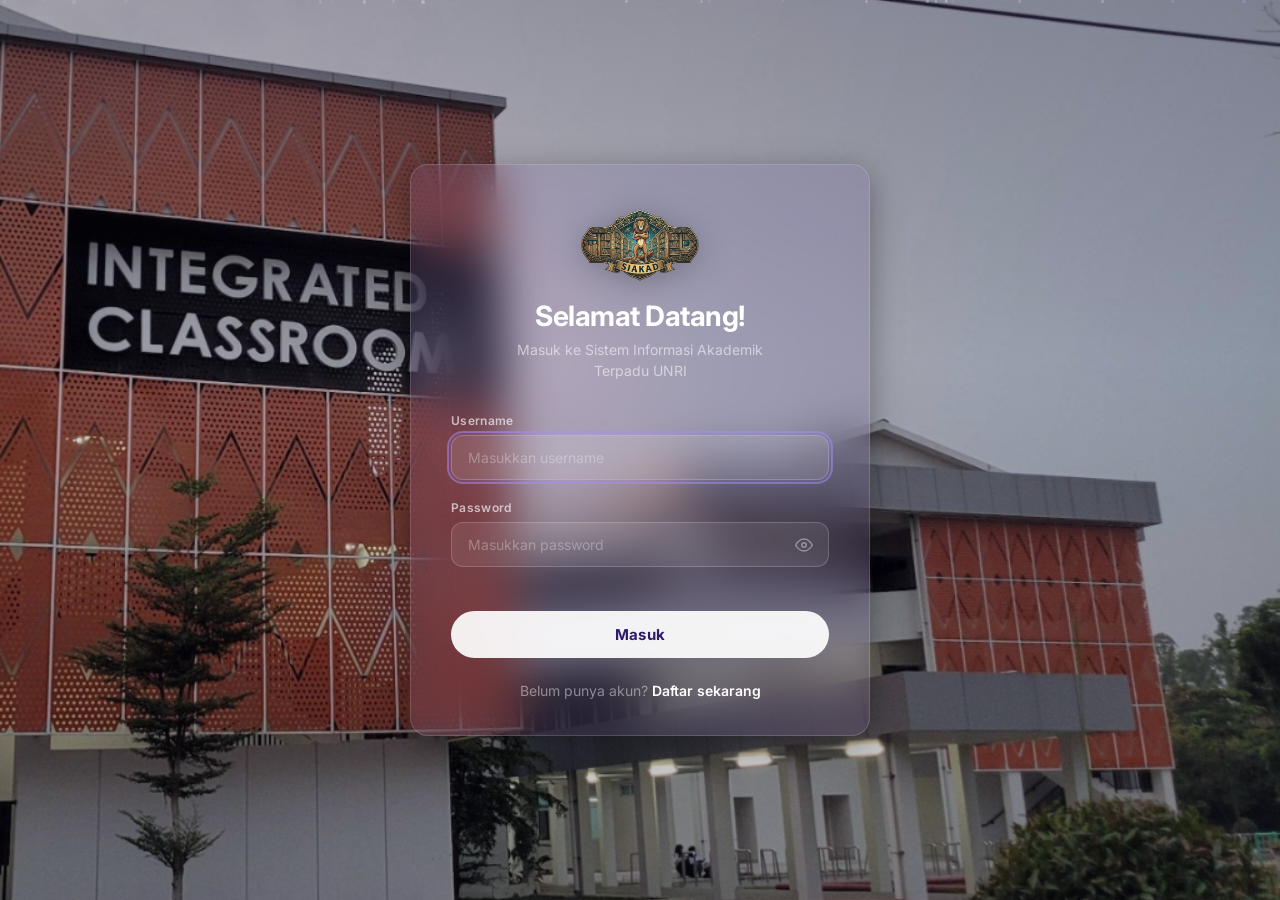
<file: pages/login.html>
<!DOCTYPE html>
<html lang="id">

<head>
    <meta charset="UTF-8">
    <meta name="viewport" content="width=device-width, initial-scale=1.0">
    <title>Login – SIA Akademik</title>
    <meta name="description" content="Masuk ke Sistem Informasi Akademik untuk mengakses data akademik Anda.">
    <link rel="preconnect" href="https://fonts.googleapis.com">
    <link rel="preconnect" href="https://fonts.gstatic.com" crossorigin>
    <link
        href="https://fonts.googleapis.com/css2?family=Inter:wght@300;400;500;600;700;800&family=Fraunces:opsz,wght@9..144,600;9..144,700&display=swap"
        rel="stylesheet">
    <style>
        /* ── Reset ── */
        *,
        *::before,
        *::after {
            box-sizing: border-box;
            margin: 0;
            padding: 0;
        }

        :root {
            --glass-bg: rgba(120, 100, 160, 0.18);
            --glass-border: rgba(255, 255, 255, 0.15);
            --glass-shadow: 0 8px 32px rgba(0, 0, 0, 0.35);
            --input-bg: rgba(255, 255, 255, 0.08);
            --input-border: rgba(255, 255, 255, 0.18);
            --input-focus: rgba(200, 180, 255, 0.35);
            --accent: #a78bfa;
            --accent-hover: #c4b5fd;
            --text: #f1f0f5;
            --text-muted: rgba(255, 255, 255, 0.55);
            --radius: 18px;
            --radius-sm: 12px;
            --transition: 0.3s cubic-bezier(0.4, 0, 0.2, 1);
        }

        html,
        body {
            height: 100%;
            font-family: 'Inter', -apple-system, BlinkMacSystemFont, sans-serif;
            -webkit-font-smoothing: antialiased;
            overflow: hidden;
        }

        /* ── Full-screen Background ── */
        .login-bg {
            position: fixed;
            inset: 0;
            z-index: 0;
        }

        .login-bg img {
            width: 100%;
            height: 100%;
            object-fit: cover;
            object-position: center;
        }

        /* Subtle dark overlay for contrast */
        .login-bg::after {
            content: '';
            position: absolute;
            inset: 0;
            background: linear-gradient(180deg,
                    rgba(15, 10, 30, 0.3) 0%,
                    rgba(15, 10, 30, 0.15) 40%,
                    rgba(15, 10, 30, 0.25) 100%);
        }

        /* ── Floating particles ── */
        .particles {
            position: fixed;
            inset: 0;
            z-index: 1;
            pointer-events: none;
            overflow: hidden;
        }

        .particle {
            position: absolute;
            width: 3px;
            height: 3px;
            background: rgba(255, 255, 255, 0.4);
            border-radius: 50%;
            animation: float-particle linear infinite;
        }

        @keyframes float-particle {
            0% {
                transform: translateY(100vh) scale(0);
                opacity: 0;
            }

            10% {
                opacity: 1;
            }

            90% {
                opacity: 1;
            }

            100% {
                transform: translateY(-10vh) scale(1);
                opacity: 0;
            }
        }

        /* ── Center wrapper ── */
        .login-wrapper {
            position: relative;
            z-index: 2;
            min-height: 100vh;
            width: 100%;
            display: flex;
            align-items: center;
            justify-content: center;
            padding: 20px;
        }

        /* ── Glass Card ── */
        .login-card {
            width: 100%;
            max-width: 460px;
            background: var(--glass-bg);
            backdrop-filter: blur(24px) saturate(1.4);
            -webkit-backdrop-filter: blur(24px) saturate(1.4);
            border-radius: var(--radius);
            border: 1px solid var(--glass-border);
            box-shadow: var(--glass-shadow);
            padding: 44px 40px 36px;
            animation: cardEnter 0.6s cubic-bezier(0.16, 1, 0.3, 1) forwards;
            opacity: 0;
            transform: translateY(30px) scale(0.97);
        }

        @keyframes cardEnter {
            to {
                opacity: 1;
                transform: translateY(0) scale(1);
            }
        }

        /* ── Logo / Header ── */
        .login-header {
            text-align: center;
            margin-bottom: 32px;
        }

        .login-logo-img {
            width: auto;
            height: 72px;
            margin: 0 auto 18px;
            display: block;
            filter: drop-shadow(0 4px 16px rgba(0, 0, 0, 0.25));
            animation: logoFadeIn 0.8s ease forwards;
        }

        @keyframes logoFadeIn {
            from {
                opacity: 0;
                transform: scale(0.85) translateY(10px);
            }

            to {
                opacity: 1;
                transform: scale(1) translateY(0);
            }
        }

        .login-header h1 {
            font-weight: 800; letter-spacing: 0.5px;
            font-size: 28px;
            font-weight: 700;
            color: #fff;
            letter-spacing: -0.5px;
            margin-bottom: 6px;
        }

        .login-header p {
            font-size: 14px;
            color: var(--text-muted);
            line-height: 1.5;
            max-width: 300px;
            margin: 0 auto;
        }

        /* ── Form Groups ── */
        .form-group {
            margin-bottom: 20px;
        }

        .form-label {
            display: block;
            font-size: 12px;
            font-weight: 600;
            color: rgba(255, 255, 255, 0.65);
            margin-bottom: 7px;
            letter-spacing: 0.3px;
        }

        .input-wrap {
            position: relative;
        }

        .form-input {
            width: 100%;
            padding: 13px 16px;
            background: var(--input-bg);
            border: 1px solid var(--input-border);
            border-radius: var(--radius-sm);
            color: var(--text);
            font-size: 14px;
            font-family: inherit;
            transition: all var(--transition);
            outline: none;
        }

        .form-input::placeholder {
            color: rgba(255, 255, 255, 0.3);
        }

        .form-input:focus {
            border-color: var(--input-focus);
            background: rgba(255, 255, 255, 0.12);
            box-shadow: 0 0 0 3px rgba(167, 139, 250, 0.12);
        }

        /* Password toggle */
        .btn-toggle-pw {
            position: absolute;
            right: 12px;
            top: 50%;
            transform: translateY(-50%);
            background: none;
            border: none;
            color: rgba(255, 255, 255, 0.4);
            cursor: pointer;
            padding: 4px;
            display: flex;
            align-items: center;
            transition: color var(--transition);
        }

        .btn-toggle-pw:hover {
            color: rgba(255, 255, 255, 0.7);
        }

        /* ── Remember / Forgot row ── */
        .form-extras {
            display: flex;
            align-items: center;
            justify-content: space-between;
            margin-bottom: 24px;
        }

        .remember-wrap {
            display: flex;
            align-items: center;
            gap: 8px;
            cursor: pointer;
        }

        .remember-wrap input[type="checkbox"] {
            width: 17px;
            height: 17px;
            accent-color: var(--accent);
            cursor: pointer;
            border-radius: 4px;
        }

        .remember-wrap span {
            font-size: 13px;
            color: rgba(255, 255, 255, 0.6);
        }

        .forgot-link {
            font-size: 13px;
            color: rgba(255, 255, 255, 0.6);
            text-decoration: none;
            font-weight: 500;
            transition: color var(--transition);
        }

        .forgot-link:hover {
            color: var(--accent-hover);
        }

        /* ── Primary Button ── */
        .btn-login {
            width: 100%;
            padding: 14px;
            border: none;
            border-radius: 50px;
            background: rgba(255, 255, 255, 0.92);
            color: #2d1b69;
            font-size: 15px;
            font-weight: 700;
            font-family: inherit;
            cursor: pointer;
            transition: all var(--transition);
            letter-spacing: 0.2px;
            position: relative;
            overflow: hidden;
        }

        .btn-login::before {
            content: '';
            position: absolute;
            inset: 0;
            background: linear-gradient(135deg, rgba(167, 139, 250, 0.15), transparent);
            opacity: 0;
            transition: opacity var(--transition);
        }

        .btn-login:hover {
            transform: translateY(-2px);
            box-shadow: 0 8px 24px rgba(0, 0, 0, 0.3);
            background: var(--surface);
        }

        .btn-login:hover::before {
            opacity: 1;
        }

        .btn-login:active {
            transform: translateY(0);
        }

        .btn-login:disabled {
            opacity: 0.6;
            cursor: not-allowed;
            transform: none;
        }

        /* ── Divider ── */
        .divider {
            display: flex;
            align-items: center;
            gap: 14px;
            margin: 22px 0;
        }

        .divider::before,
        .divider::after {
            content: '';
            flex: 1;
            height: 1px;
            background: rgba(255, 255, 255, 0.12);
        }

        .divider span {
            font-size: 12px;
            color: rgba(255, 255, 255, 0.35);
            font-weight: 500;
        }

        /* ── Google Button ── */
        .btn-google {
            width: 100%;
            padding: 12px;
            border: 1px solid rgba(255, 255, 255, 0.12);
            border-radius: 50px;
            background: rgba(255, 255, 255, 0.06);
            color: var(--text);
            font-size: 14px;
            font-weight: 600;
            font-family: inherit;
            cursor: pointer;
            display: flex;
            align-items: center;
            justify-content: center;
            gap: 10px;
            transition: all var(--transition);
        }

        .btn-google:hover {
            background: rgba(255, 255, 255, 0.12);
            border-color: rgba(255, 255, 255, 0.2);
            transform: translateY(-1px);
        }

        .btn-google svg {
            width: 18px;
            height: 18px;
        }

        /* ── Footer ── */
        .login-footer {
            text-align: center;
            margin-top: 24px;
            font-size: 14px;
            color: rgba(255, 255, 255, 0.45);
        }

        .login-footer a {
            color: #fff;
            font-weight: 600;
            text-decoration: none;
            transition: color var(--transition);
        }

        .login-footer a:hover {
            color: var(--accent-hover);
        }

        /* ── Toast override for this page ── */
        #toast-container {
            position: fixed;
            top: 20px;
            right: 20px;
            z-index: 9999;
            display: flex;
            flex-direction: column;
            gap: 10px;
            max-width: 340px;
        }
        .toast {
            display: flex; align-items: flex-start; gap: 12px;
            padding: 14px 16px;
            background: linear-gradient(135deg, #10b981, #059669);
            color: #fff;
            border-radius: 12px;
            box-shadow: 0 8px 32px rgba(0, 0, 0, 0.2);
            animation: toastIn .25s ease;
            font-size: 14px;
        }
        .toast-icon { font-size: 18px; flex-shrink: 0; }
        .toast-body .toast-title { font-weight: 600; color: #fff; }
        .toast-body .toast-msg { color: rgba(255,255,255,0.85); font-size: 13px; margin-top: 2px; }
        .toast-close {
            margin-left: auto; background: none; color: rgba(255,255,255,0.8);
            font-size: 18px; cursor: pointer; flex-shrink: 0; border: none;
        }
        @keyframes toastIn { from { opacity:0; transform: translateX(30px); } to { opacity:1; transform: none; } }
        @keyframes toastOut { from { opacity:1; } to { opacity:0; transform: translateX(30px); } }
        .toast.removing { animation: toastOut .25s ease forwards; }

        /* ── Responsive ── */
        @media (max-width: 520px) {
            .login-card {
                padding: 32px 24px 28px;
            }

            .login-header h1 {
                font-size: 24px;
            }
        }

        /* ── Selection ── */
        ::selection {
            background: rgba(167, 139, 250, 0.35);
            color: #fff;
        }

        /* ── Focus visible ── */
        :focus-visible {
            outline: 2px solid rgba(167, 139, 250, 0.5);
            outline-offset: 2px;
        }
    </style>
</head>

<body>
    <!-- Background -->
    <div class="login-bg">
        <img src="../assets/img/login-bg.jpg" alt="Background" id="bg-image">
    </div>

    <!-- Floating particles -->
    <div class="particles" id="particles"></div>

    <!-- Login Form -->
    <div class="login-wrapper">
        <div class="login-card">
            <!-- Header -->
            <div class="login-header">
                <img src="../assets/img/imagee.png" alt="Logo UNRI" class="login-logo-img">
                <h1>Selamat Datang!</h1>
                <p>Masuk ke Sistem Informasi Akademik Terpadu UNRI</p>
            </div>

            <!-- Form -->
            <form id="login-form" autocomplete="on">
                <div class="form-group">
                    <label class="form-label" for="username">Username</label>
                    <div class="input-wrap">
                        <input type="text" id="username" class="form-input" placeholder="Masukkan username" required
                            autofocus autocomplete="username">
                    </div>
                </div>

                <div class="form-group">
                    <label class="form-label" for="password">Password</label>
                    <div class="input-wrap">
                        <input type="password" id="password" class="form-input" placeholder="Masukkan password" required
                            autocomplete="current-password" style="padding-right: 44px;">
                        <button type="button" class="btn-toggle-pw" id="btn-toggle-pw" tabindex="-1"
                            aria-label="Toggle password visibility">
                            <svg id="icon-eye" width="18" height="18" viewBox="0 0 24 24" fill="none"
                                stroke="currentColor" stroke-width="2" stroke-linecap="round" stroke-linejoin="round">
                                <path d="M1 12s4-8 11-8 11 8 11 8-4 8-11 8-11-8-11-8z" />
                                <circle cx="12" cy="12" r="3" />
                            </svg>
                            <svg id="icon-eye-off" width="18" height="18" viewBox="0 0 24 24" fill="none"
                                stroke="currentColor" stroke-width="2" stroke-linecap="round" stroke-linejoin="round"
                                style="display:none;">
                                <path
                                    d="M17.94 17.94A10.07 10.07 0 0 1 12 20c-7 0-11-8-11-8a18.45 18.45 0 0 1 5.06-5.94M9.9 4.24A9.12 9.12 0 0 1 12 4c7 0 11 8 11 8a18.5 18.5 0 0 1-2.16 3.19m-6.72-1.07a3 3 0 1 1-4.24-4.24" />
                                <line x1="1" y1="1" x2="23" y2="23" />
                            </svg>
                        </button>
                    </div>
                </div>

                <div class="form-extras">
                    <label class="remember-wrap">
                    </label>
                </div>

                <button type="submit" class="btn-login" id="btn-login">Masuk</button>
            </form>


            <!-- Footer -->
            <div class="login-footer">
                Belum punya akun? <a href="register.html">Daftar sekarang</a>
            </div>
        </div>
    </div>

    <script src="../assets/js/icons.js"></script>
    <script src="../assets/js/api.js"></script>
    <script src="../assets/js/auth.js"></script>
    <script src="../assets/js/notifications.js"></script>
    <script>
        Auth.requireGuest();

        // ── Password toggle ──
        const pwInput = document.getElementById('password');
        const btnToggle = document.getElementById('btn-toggle-pw');
        const iconEye = document.getElementById('icon-eye');
        const iconEyeOff = document.getElementById('icon-eye-off');

        btnToggle.addEventListener('click', () => {
            const isPassword = pwInput.type === 'password';
            pwInput.type = isPassword ? 'text' : 'password';
            iconEye.style.display = isPassword ? 'none' : 'block';
            iconEyeOff.style.display = isPassword ? 'block' : 'none';
        });

        // ── Floating particles ──
        (function createParticles() {
            const container = document.getElementById('particles');
            const count = 25;
            for (let i = 0; i < count; i++) {
                const p = document.createElement('div');
                p.classList.add('particle');
                p.style.left = Math.random() * 100 + '%';
                p.style.width = p.style.height = (Math.random() * 3 + 1) + 'px';
                p.style.animationDuration = (Math.random() * 12 + 8) + 's';
                p.style.animationDelay = (Math.random() * 10) + 's';
                p.style.opacity = Math.random() * 0.5 + 0.2;
                container.appendChild(p);
            }
        })();

        // ── Form submit ──
        document.getElementById('login-form').addEventListener('submit', async e => {
            e.preventDefault();
            const btn = document.getElementById('btn-login');
            btn.disabled = true;
            btn.textContent = 'Memproses...';

            const res = await API.post('/auth/login', {
                username: document.getElementById('username').value,
                password: document.getElementById('password').value,
            });

            if (res.ok) {
                Auth.setSession(res.data.token, res.data.user, res.data.profile);
                const displayName = res.data.profile?.nama || res.data.user.username;
                Toast.success('Selamat datang, ' + displayName + '!', 'Login Berhasil');
                setTimeout(() => window.location.href = 'dashboard.html', 800);
            } else {
                Toast.error(res.message, 'Login Gagal');
                btn.disabled = false;
                btn.textContent = 'Masuk';
            }
        });
    </script>
</body>

</html>
</file>
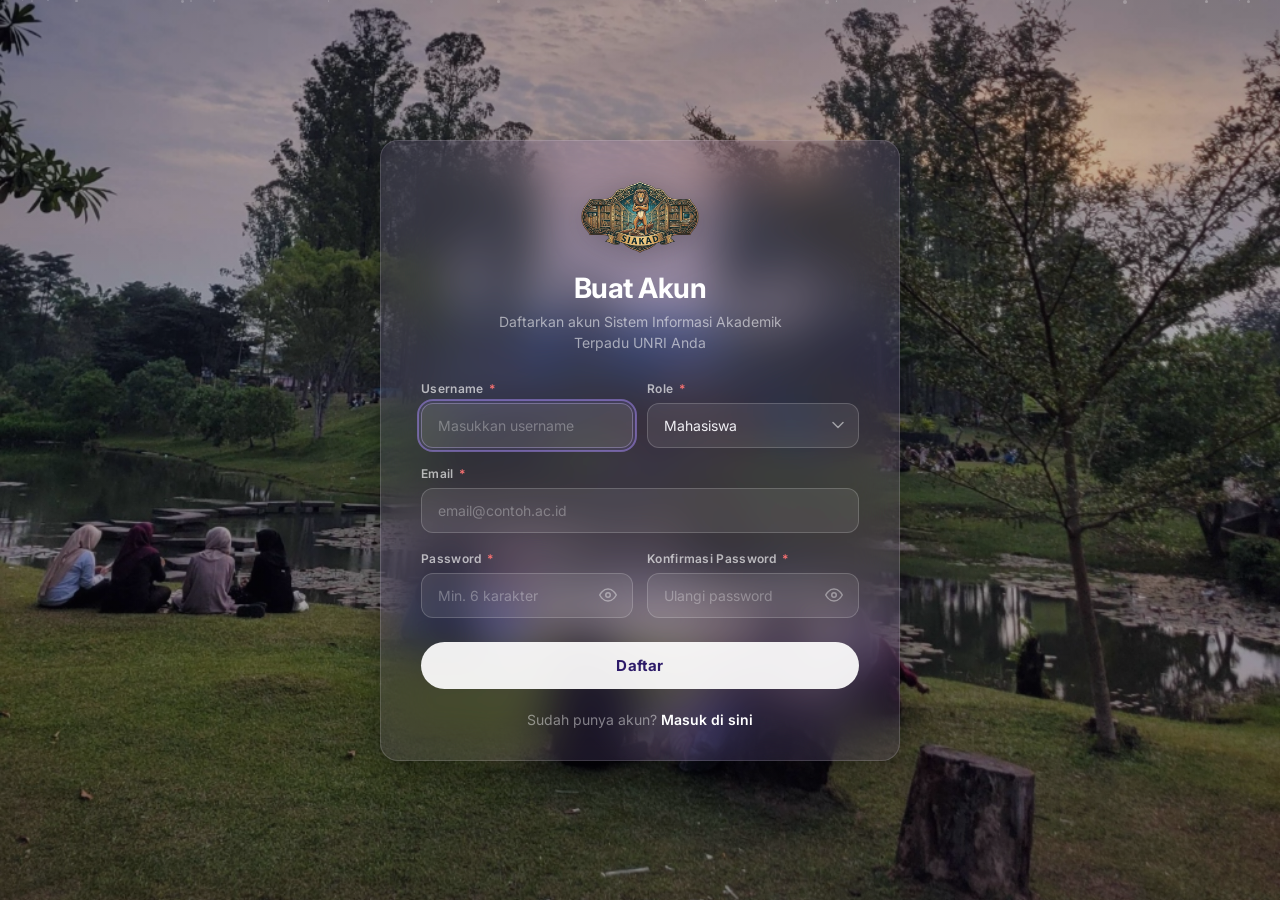
<file: pages/register.html>
<!DOCTYPE html>
<html lang="id">

<head>
    <meta charset="UTF-8">
    <meta name="viewport" content="width=device-width, initial-scale=1.0">
    <title>Daftar – SIA Akademik</title>
    <meta name="description" content="Daftarkan akun Sistem Informasi Akademik Terpadu UNRI Anda.">
    <link rel="preconnect" href="https://fonts.googleapis.com">
    <link rel="preconnect" href="https://fonts.gstatic.com" crossorigin>
    <link
        href="https://fonts.googleapis.com/css2?family=Inter:wght@300;400;500;600;700;800&family=Fraunces:opsz,wght@9..144,600;9..144,700&display=swap"
        rel="stylesheet">
    <style>
        /* ── Reset ── */
        *,
        *::before,
        *::after {
            box-sizing: border-box;
            margin: 0;
            padding: 0;
        }

        :root {
            --glass-bg: rgba(120, 100, 160, 0.18);
            --glass-border: rgba(255, 255, 255, 0.15);
            --glass-shadow: 0 8px 32px rgba(0, 0, 0, 0.35);
            --input-bg: rgba(255, 255, 255, 0.08);
            --input-border: rgba(255, 255, 255, 0.18);
            --input-focus: rgba(200, 180, 255, 0.35);
            --accent: #a78bfa;
            --accent-hover: #c4b5fd;
            --text: #f1f0f5;
            --text-muted: rgba(255, 255, 255, 0.55);
            --radius: 18px;
            --radius-sm: 12px;
            --transition: 0.3s cubic-bezier(0.4, 0, 0.2, 1);
        }

        html,
        body {
            height: 100%;
            font-family: 'Inter', -apple-system, BlinkMacSystemFont, sans-serif;
            -webkit-font-smoothing: antialiased;
            overflow-x: hidden;
        }

        /* ── Full-screen Background ── */
        .register-bg {
            position: fixed;
            inset: 0;
            z-index: 0;
        }

        .register-bg img {
            width: 100%;
            height: 100%;
            object-fit: cover;
            object-position: center;
        }

        .register-bg::after {
            content: '';
            position: absolute;
            inset: 0;
            background: linear-gradient(180deg,
                    rgba(15, 10, 30, 0.35) 0%,
                    rgba(15, 10, 30, 0.15) 40%,
                    rgba(15, 10, 30, 0.3) 100%);
        }

        /* ── Floating particles ── */
        .particles {
            position: fixed;
            inset: 0;
            z-index: 1;
            pointer-events: none;
            overflow: hidden;
        }

        .particle {
            position: absolute;
            width: 3px;
            height: 3px;
            background: rgba(255, 255, 255, 0.4);
            border-radius: 50%;
            animation: float-particle linear infinite;
        }

        @keyframes float-particle {
            0% {
                transform: translateY(100vh) scale(0);
                opacity: 0;
            }

            10% {
                opacity: 1;
            }

            90% {
                opacity: 1;
            }

            100% {
                transform: translateY(-10vh) scale(1);
                opacity: 0;
            }
        }

        /* ── Center wrapper ── */
        .register-wrapper {
            position: relative;
            z-index: 2;
            min-height: 100vh;
            width: 100%;
            display: flex;
            align-items: center;
            justify-content: center;
            padding: 20px;
        }

        /* ── Glass Card ── */
        .register-card {
            width: 100%;
            max-width: 520px;
            background: var(--glass-bg);
            backdrop-filter: blur(24px) saturate(1.4);
            -webkit-backdrop-filter: blur(24px) saturate(1.4);
            border-radius: var(--radius);
            border: 1px solid var(--glass-border);
            box-shadow: var(--glass-shadow);
            padding: 40px 40px 32px;
            animation: cardEnter 0.6s cubic-bezier(0.16, 1, 0.3, 1) forwards;
            opacity: 0;
            transform: translateY(30px) scale(0.97);
        }

        @keyframes cardEnter {
            to {
                opacity: 1;
                transform: translateY(0) scale(1);
            }
        }

        /* ── Logo / Header ── */
        .register-header {
            text-align: center;
            margin-bottom: 28px;
        }

        .register-logo-img {
            width: auto;
            height: 72px;
            margin: 0 auto 18px;
            display: block;
            filter: drop-shadow(0 4px 16px rgba(0, 0, 0, 0.25));
            animation: logoFadeIn 0.8s ease forwards;
        }

        @keyframes logoFadeIn {
            from {
                opacity: 0;
                transform: scale(0.85) translateY(10px);
            }

            to {
                opacity: 1;
                transform: scale(1) translateY(0);
            }
        }

        .register-header h1 {
            font-weight: 800; letter-spacing: 0.5px;
            font-size: 28px;
            font-weight: 700;
            color: #fff;
            letter-spacing: -0.5px;
            margin-bottom: 6px;
        }

        .register-header p {
            font-size: 14px;
            color: var(--text-muted);
            line-height: 1.5;
            max-width: 340px;
            margin: 0 auto;
        }

        /* ── Form Groups ── */
        .form-group {
            margin-bottom: 18px;
        }

        .form-label {
            display: block;
            font-size: 12px;
            font-weight: 600;
            color: rgba(255, 255, 255, 0.65);
            margin-bottom: 7px;
            letter-spacing: 0.3px;
        }

        .form-label .required {
            color: #f87171;
            margin-left: 2px;
        }

        .form-row {
            display: grid;
            grid-template-columns: 1fr 1fr;
            gap: 14px;
        }

        .input-wrap {
            position: relative;
        }

        .form-input {
            width: 100%;
            padding: 13px 16px;
            background: var(--input-bg);
            border: 1px solid var(--input-border);
            border-radius: var(--radius-sm);
            color: var(--text);
            font-size: 14px;
            font-family: inherit;
            transition: all var(--transition);
            outline: none;
        }

        .form-input::placeholder {
            color: rgba(255, 255, 255, 0.3);
        }

        .form-input:focus {
            border-color: var(--input-focus);
            background: rgba(255, 255, 255, 0.12);
            box-shadow: 0 0 0 3px rgba(167, 139, 250, 0.12);
        }

        /* Select styling */
        select.form-input {
            appearance: none;
            background-image: url("data:image/svg+xml,%3Csvg width='12' height='8' viewBox='0 0 12 8' fill='none' xmlns='http://www.w3.org/2000/svg'%3E%3Cpath d='M1 1.5L6 6.5L11 1.5' stroke='rgba(255,255,255,0.5)' stroke-width='1.5' stroke-linecap='round' stroke-linejoin='round'/%3E%3C/svg%3E");
            background-repeat: no-repeat;
            background-position: right 14px center;
            padding-right: 36px;
            cursor: pointer;
        }

        select.form-input option {
            background: #1e1b2e;
            color: var(--text);
        }

        /* Password toggle */
        .btn-toggle-pw {
            position: absolute;
            right: 12px;
            top: 50%;
            transform: translateY(-50%);
            background: none;
            border: none;
            color: rgba(255, 255, 255, 0.4);
            cursor: pointer;
            padding: 4px;
            display: flex;
            align-items: center;
            transition: color var(--transition);
        }

        .btn-toggle-pw:hover {
            color: rgba(255, 255, 255, 0.7);
        }

        /* ── Primary Button ── */
        .btn-register {
            width: 100%;
            padding: 14px;
            border: none;
            border-radius: 50px;
            background: rgba(255, 255, 255, 0.92);
            color: #2d1b69;
            font-size: 15px;
            font-weight: 700;
            font-family: inherit;
            cursor: pointer;
            transition: all var(--transition);
            letter-spacing: 0.2px;
            position: relative;
            overflow: hidden;
            margin-top: 6px;
        }

        .btn-register::before {
            content: '';
            position: absolute;
            inset: 0;
            background: linear-gradient(135deg, rgba(167, 139, 250, 0.15), transparent);
            opacity: 0;
            transition: opacity var(--transition);
        }

        .btn-register:hover {
            transform: translateY(-2px);
            box-shadow: 0 8px 24px rgba(0, 0, 0, 0.3);
            background: var(--surface);
        }

        .btn-register:hover::before {
            opacity: 1;
        }

        .btn-register:active {
            transform: translateY(0);
        }

        .btn-register:disabled {
            opacity: 0.6;
            cursor: not-allowed;
            transform: none;
        }

        /* ── Footer ── */
        .register-footer {
            text-align: center;
            margin-top: 22px;
            font-size: 14px;
            color: rgba(255, 255, 255, 0.45);
        }

        .register-footer a {
            color: #fff;
            font-weight: 600;
            text-decoration: none;
            transition: color var(--transition);
        }

        .register-footer a:hover {
            color: var(--accent-hover);
        }

        /* ── Toast override ── */
        #toast-container {
            position: fixed;
            top: 20px;
            right: 20px;
            z-index: 9999;
            display: flex;
            flex-direction: column;
            gap: 10px;
            max-width: 340px;
        }
        .toast {
            display: flex; align-items: flex-start; gap: 12px;
            padding: 14px 16px;
            background: linear-gradient(135deg, #10b981, #059669);
            color: #fff;
            border-radius: 12px;
            box-shadow: 0 8px 32px rgba(0, 0, 0, 0.2);
            animation: toastIn .25s ease;
            font-size: 14px;
        }
        .toast-icon { font-size: 18px; flex-shrink: 0; }
        .toast-body .toast-title { font-weight: 600; color: #fff; }
        .toast-body .toast-msg { color: rgba(255,255,255,0.85); font-size: 13px; margin-top: 2px; }
        .toast-close {
            margin-left: auto; background: none; color: rgba(255,255,255,0.8);
            font-size: 18px; cursor: pointer; flex-shrink: 0; border: none;
        }
        @keyframes toastIn { from { opacity:0; transform: translateX(30px); } to { opacity:1; transform: none; } }
        @keyframes toastOut { from { opacity:1; } to { opacity:0; transform: translateX(30px); } }
        .toast.removing { animation: toastOut .25s ease forwards; }

        /* ── Responsive ── */
        @media (max-width: 520px) {
            .register-card {
                padding: 28px 22px 24px;
            }

            .register-header h1 {
                font-size: 24px;
            }

            .form-row {
                grid-template-columns: 1fr;
            }
        }

        /* ── Selection ── */
        ::selection {
            background: rgba(167, 139, 250, 0.35);
            color: #fff;
        }

        /* ── Focus visible ── */
        :focus-visible {
            outline: 2px solid rgba(167, 139, 250, 0.5);
            outline-offset: 2px;
        }
    </style>
</head>

<body>
    <!-- Background -->
    <div class="register-bg">
        <img src="../assets/img/register-bg.jpg" alt="Background">
    </div>

    <!-- Floating particles -->
    <div class="particles" id="particles"></div>

    <!-- Register Form -->
    <div class="register-wrapper">
        <div class="register-card">
            <!-- Header -->
            <div class="register-header">
                <img src="../assets/img/imagee.png" alt="Logo UNRI" class="register-logo-img">
                <h1>Buat Akun</h1>
                <p>Daftarkan akun Sistem Informasi Akademik Terpadu UNRI Anda</p>
            </div>

            <!-- Form -->
            <form id="register-form" autocomplete="on">
                <div class="form-row">
                    <div class="form-group">
                        <label class="form-label" for="username">Username <span class="required">*</span></label>
                        <div class="input-wrap">
                            <input type="text" id="username" class="form-input" placeholder="Masukkan username"
                                required autofocus autocomplete="username">
                        </div>
                    </div>
                    <div class="form-group">
                        <label class="form-label" for="role">Role <span class="required">*</span></label>
                        <div class="input-wrap">
                            <select id="role" class="form-input">
                                <option value="MAHASISWA">Mahasiswa</option>
                                <option value="DOSEN">Dosen</option>
                            </select>
                        </div>
                    </div>
                </div>

                <div class="form-group">
                    <label class="form-label" for="email">Email <span class="required">*</span></label>
                    <div class="input-wrap">
                        <input type="email" id="email" class="form-input" placeholder="email@contoh.ac.id" required
                            autocomplete="email">
                    </div>
                </div>

                <div class="form-row">
                    <div class="form-group">
                        <label class="form-label" for="password">Password <span class="required">*</span></label>
                        <div class="input-wrap">
                            <input type="password" id="password" class="form-input" placeholder="Min. 6 karakter"
                                required autocomplete="new-password" style="padding-right: 44px;">
                            <button type="button" class="btn-toggle-pw" id="btn-toggle-pw1" tabindex="-1"
                                aria-label="Toggle password visibility">
                                <svg class="icon-eye" width="18" height="18" viewBox="0 0 24 24" fill="none"
                                    stroke="currentColor" stroke-width="2" stroke-linecap="round"
                                    stroke-linejoin="round">
                                    <path d="M1 12s4-8 11-8 11 8 11 8-4 8-11 8-11-8-11-8z" />
                                    <circle cx="12" cy="12" r="3" />
                                </svg>
                                <svg class="icon-eye-off" width="18" height="18" viewBox="0 0 24 24" fill="none"
                                    stroke="currentColor" stroke-width="2" stroke-linecap="round"
                                    stroke-linejoin="round" style="display:none;">
                                    <path
                                        d="M17.94 17.94A10.07 10.07 0 0 1 12 20c-7 0-11-8-11-8a18.45 18.45 0 0 1 5.06-5.94M9.9 4.24A9.12 9.12 0 0 1 12 4c7 0 11 8 11 8a18.5 18.5 0 0 1-2.16 3.19m-6.72-1.07a3 3 0 1 1-4.24-4.24" />
                                    <line x1="1" y1="1" x2="23" y2="23" />
                                </svg>
                            </button>
                        </div>
                    </div>
                    <div class="form-group">
                        <label class="form-label" for="confirm">Konfirmasi Password <span
                                class="required">*</span></label>
                        <div class="input-wrap">
                            <input type="password" id="confirm" class="form-input" placeholder="Ulangi password"
                                required autocomplete="new-password" style="padding-right: 44px;">
                            <button type="button" class="btn-toggle-pw" id="btn-toggle-pw2" tabindex="-1"
                                aria-label="Toggle confirm password visibility">
                                <svg class="icon-eye" width="18" height="18" viewBox="0 0 24 24" fill="none"
                                    stroke="currentColor" stroke-width="2" stroke-linecap="round"
                                    stroke-linejoin="round">
                                    <path d="M1 12s4-8 11-8 11 8 11 8-4 8-11 8-11-8-11-8z" />
                                    <circle cx="12" cy="12" r="3" />
                                </svg>
                                <svg class="icon-eye-off" width="18" height="18" viewBox="0 0 24 24" fill="none"
                                    stroke="currentColor" stroke-width="2" stroke-linecap="round"
                                    stroke-linejoin="round" style="display:none;">
                                    <path
                                        d="M17.94 17.94A10.07 10.07 0 0 1 12 20c-7 0-11-8-11-8a18.45 18.45 0 0 1 5.06-5.94M9.9 4.24A9.12 9.12 0 0 1 12 4c7 0 11 8 11 8a18.5 18.5 0 0 1-2.16 3.19m-6.72-1.07a3 3 0 1 1-4.24-4.24" />
                                    <line x1="1" y1="1" x2="23" y2="23" />
                                </svg>
                            </button>
                        </div>
                    </div>
                </div>

                <button type="submit" class="btn-register" id="btn-reg">Daftar</button>
            </form>

            <!-- Footer -->
            <div class="register-footer">
                Sudah punya akun? <a href="login.html">Masuk di sini</a>
            </div>
        </div>
    </div>

    <script src="../assets/js/icons.js"></script>
    <script src="../assets/js/api.js"></script>
    <script src="../assets/js/auth.js"></script>
    <script src="../assets/js/notifications.js"></script>
    <script>
        Auth.requireGuest();

        // ── Password toggle ──
        document.querySelectorAll('.btn-toggle-pw').forEach(btn => {
            btn.addEventListener('click', () => {
                const wrap = btn.closest('.input-wrap');
                const input = wrap.querySelector('input');
                const eyeOn = btn.querySelector('.icon-eye');
                const eyeOff = btn.querySelector('.icon-eye-off');
                const isPassword = input.type === 'password';
                input.type = isPassword ? 'text' : 'password';
                eyeOn.style.display = isPassword ? 'none' : 'block';
                eyeOff.style.display = isPassword ? 'block' : 'none';
            });
        });

        // ── Floating particles ──
        (function createParticles() {
            const container = document.getElementById('particles');
            const count = 25;
            for (let i = 0; i < count; i++) {
                const p = document.createElement('div');
                p.classList.add('particle');
                p.style.left = Math.random() * 100 + '%';
                p.style.width = p.style.height = (Math.random() * 3 + 1) + 'px';
                p.style.animationDuration = (Math.random() * 12 + 8) + 's';
                p.style.animationDelay = (Math.random() * 10) + 's';
                p.style.opacity = Math.random() * 0.5 + 0.2;
                container.appendChild(p);
            }
        })();

        // ── Form submit ──
        document.getElementById('register-form').addEventListener('submit', async e => {
            e.preventDefault();
            const pw = document.getElementById('password').value;
            const cf = document.getElementById('confirm').value;
            if (pw !== cf) { Toast.error('Konfirmasi password tidak cocok.'); return; }

            const btn = document.getElementById('btn-reg');
            btn.disabled = true;
            btn.textContent = 'Mendaftar...';

            const res = await API.post('/auth/register', {
                username: document.getElementById('username').value,
                email: document.getElementById('email').value,
                password: pw,
                role: document.getElementById('role').value,
            });

            if (res.ok) {
                Toast.success(res.message, 'Registrasi Berhasil');
                setTimeout(() => window.location.href = 'login.html', 1000);
            } else {
                Toast.error(res.message, 'Registrasi Gagal');
                btn.disabled = false;
                btn.textContent = 'Daftar';
            }
        });
    </script>
</body>

</html>
</file>
<file: assets/css/style.css>
/* =========================================================
   SIA Akademik – Light Blue Dashboard Theme
   Font: Inter + Fraunces (Google Fonts)
   ========================================================= */
@import url('https://fonts.googleapis.com/css2?family=Fraunces:opsz,wght@9..144,600;9..144,700&family=Inter:wght@300;400;500;600;700;800&display=swap');

/* ---------- Reset & Variables ---------- */
*, *::before, *::after { box-sizing: border-box; margin: 0; padding: 0; }

:root {
  /* Core palette */
  --sidebar-bg: linear-gradient(180deg, #011812 0%, #022c22 100%); /* Ultra-dark premium emerald glow */
  --sidebar-w:   272px;

  /* Accent Green (Neon Glow) */
  --accent:      #10b981;
  --accent-hover:#059669;
  --accent-glow: rgba(16,185,129,.2);
  /* Accent Orange */
  --accent2:     #f97316;

  /* Semantic */
  --success:     #10b981;
  --warning:     #f97316;
  --danger:      #ef4444;
  --info:        #0ea5e9;

  /* Backgrounds (Light Theme) */
  --bg:          #f0fdf4; /* Very light green tint */
  --bg-elevated: #ffffff;
  --surface:     #ffffff;
  --surface-2:   #f8fafc;
  --surface-3:   #f1f5f9;

  /* Borders */
  --border:      rgba(0,0,0,.08);
  --border-subtle:rgba(0,0,0,.04);

  /* Text */
  --text:        #334155;
  --text-muted:  #64748b;
  --text-bright: #0f172a;

  /* Effects */
  --shadow:      0 2px 10px rgba(0,0,0,.04);
  --shadow-lg:   0 4px 20px rgba(0,0,0,.08);
  --glow-blue:  0 0 30px rgba(16,185,129,.15);
  --glass:       rgba(255,255,255,.8);
  --glass-border:rgba(0,0,0,.08);

  /* Radius */
  --radius:      14px;
  --radius-sm:   10px;
  --radius-lg:   20px;

  /* Transitions */
  --transition:  .25s cubic-bezier(.4,0,.2,1);
  --transition-fast: .15s ease;
}

html { scroll-behavior: smooth; }

body {
  font-family: 'Inter', -apple-system, BlinkMacSystemFont, sans-serif;
  background: var(--bg);
  color: var(--text);
  min-height: 100vh;
  display: flex;
  overflow-x: hidden;
  -webkit-font-smoothing: antialiased;
}

a { text-decoration: none; color: inherit; }
img { max-width: 100%; }
button { font-family: inherit; cursor: pointer; border: none; }

/* Subtle grid texture overlay */
body::before {
  content: '';
  position: fixed;
  inset: 0;
  background-image:
    radial-gradient(ellipse at 20% 50%, rgba(16,185,129,.04) 0%, transparent 50%),
    radial-gradient(ellipse at 80% 20%, rgba(249,115,22,.03) 0%, transparent 50%);
  pointer-events: none;
  z-index: 0;
}

/* =========================================================
   SIDEBAR
   ========================================================= */
.sidebar {
  width: var(--sidebar-w);
  min-height: 100vh;
  background: var(--sidebar-bg);
  display: flex;
  flex-direction: column;
  position: fixed;
  top: 0; left: 0; bottom: 0;
  z-index: 100;
  transition: transform var(--transition);
  border-right: 1px solid var(--border);
}
.sidebar.collapsed { transform: translateX(calc(-1 * var(--sidebar-w))); }

/* Sidebar header */
.sidebar-header {
  padding: 24px 20px 18px;
  background: transparent;
  border-bottom: 1px solid rgba(255,255,255,0.1);
}
.sidebar-logo {
  display: flex; align-items: center; gap: 12px;
}
.sidebar-logo .logo-icon {
  width: 42px; height: 42px;
  background: linear-gradient(135deg, var(--accent), var(--accent-hover));
  border-radius: 12px;
  display: flex; align-items: center; justify-content: center;
  font-size: 20px;
  box-shadow: 0 0 18px rgba(16,185,129,.5), inset 0 0 5px rgba(255,255,255,0.2);
  color: #ffffff;
}
.sidebar-logo span {
  font-size: 18px; font-weight: 800;
  color: #ffffff; letter-spacing: .5px;
  line-height: 1.2;
}

/* Sidebar search */
.sidebar-search {
  padding: 14px 16px 6px;
}
.sidebar-search-input {
  width: 100%;
  padding: 9px 12px 9px 36px;
  background: rgba(255,255,255,0.1);
  border: 1px solid rgba(255,255,255,0.1);
  border-radius: var(--radius-sm);
  color: #fff;
  font-size: 13px;
  transition: all var(--transition);
  position: relative;
}
.sidebar-search-input:focus {
  outline: none;
  border-color: rgba(255,255,255,0.3);
  background: rgba(255,255,255,0.15);
  box-shadow: 0 0 0 3px rgba(255,255,255,0.1);
}
.sidebar-search-input::placeholder { color: rgba(255,255,255,0.5); }

/* Nav */
.sidebar-nav { flex: 1; padding: 12px 12px; overflow-y: auto; }
.nav-section-label {
  font-size: 10px; font-weight: 700; letter-spacing: 1.5px;
  color: rgba(255,255,255,0.4); text-transform: uppercase;
  padding: 16px 10px 8px;
}
.nav-item {
  display: flex; align-items: center; gap: 12px;
  padding: 11px 14px;
  border-radius: var(--radius-sm);
  color: rgba(255,255,255,0.7);
  font-size: 14px; font-weight: 500;
  margin-bottom: 2px;
  transition: all var(--transition);
  cursor: pointer;
  position: relative;
}
.nav-item:hover {
  background: rgba(255,255,255,0.1);
  color: #fff;
}
.nav-item.active {
  background: rgba(16,185,129,0.15); /* Translucent glow */
  color: #34d399; /* Bright glowing green text */
  border: 1px solid rgba(16,185,129,0.4);
  box-shadow: 0 0 15px rgba(16,185,129,0.25), inset 0 0 8px rgba(16,185,129,0.1);
  text-shadow: 0 0 8px rgba(52,211,153,0.4);
}
.nav-item.active::before {
  content: '';
  position: absolute;
  left: -1px; top: 10%; height: 80%; width: 3px;
  background: #34d399;
  border-radius: 4px;
  box-shadow: 0 0 10px #34d399;
}
.nav-item .nav-icon { width: 20px; height: 20px; flex-shrink: 0; }

/* Nav badge */
.nav-badge {
  margin-left: auto;
  font-size: 10px;
  font-weight: 700;
  padding: 2px 7px;
  border-radius: 10px;
  background: rgba(255,255,255,0.2);
  color: #fff;
}

/* Sidebar footer */
.sidebar-footer {
  padding: 16px;
  border-top: 1px solid rgba(255,255,255,0.1);
  display: flex; align-items: center; gap: 10px;
}
.sidebar-avatar {
  width: 38px; height: 38px; border-radius: 50%;
  background: var(--accent);
  display: flex; align-items: center; justify-content: center;
  font-weight: 700; color: #ffffff; font-size: 15px;
  flex-shrink: 0;
  box-shadow: 0 0 15px rgba(16,185,129,0.4);
}
.sidebar-user-info { flex: 1; overflow: hidden; }
.sidebar-username {
  font-size: 13px; font-weight: 600; color: #fff;
  white-space: nowrap; overflow: hidden; text-overflow: ellipsis;
}
.sidebar-role { font-size: 11px; color: rgba(255,255,255,0.6); }
.btn-sidebar-logout {
  background: rgba(239,68,68,.1); color: #ef4444;
  border-radius: 8px; padding: 7px 8px;
  transition: all var(--transition);
  display: flex; align-items: center;
}
.btn-sidebar-logout:hover { background: rgba(239,68,68,.2); }

/* =========================================================
   MAIN CONTENT
   ========================================================= */
.main-content {
  margin-left: var(--sidebar-w);
  flex: 1;
  display: flex;
  flex-direction: column;
  min-height: calc(100vh - 32px);
  margin-top: 16px;
  margin-bottom: 16px;
  margin-right: 16px;
  border-radius: 24px;
  transition: margin var(--transition);
  position: relative;
  z-index: 1;
  overflow: hidden;
  box-shadow: 0 10px 40px rgba(0,0,0,.3);

  background: var(--bg-elevated);
  color: var(--text);
}
.main-content.full { margin-left: 16px; }

/* Topbar */
.topbar {
  background: var(--bg-elevated);
  backdrop-filter: blur(20px);
  -webkit-backdrop-filter: blur(20px);
  padding: 0 28px;
  height: 72px;
  display: flex; align-items: center; justify-content: space-between;
  border-bottom: 1px solid var(--border);
  position: sticky; top: 0; z-index: 50;
}
.topbar-left { display: flex; align-items: center; gap: 14px; }
.btn-menu-toggle {
  background: none; padding: 8px; border-radius: 8px;
  color: var(--text-muted); display: flex; align-items: center;
  transition: all var(--transition);
}
.btn-menu-toggle:hover { background: var(--surface-2); color: var(--text-bright); }
.page-title {
  font-family: 'Fraunces', serif; font-size: 20px; font-weight: 700;
  color: var(--text-bright);
  letter-spacing: -.3px;
}
.topbar-right { display: flex; align-items: center; gap: 12px; }
.topbar-user {
  font-size: 13px; font-weight: 600; color: var(--text);
  padding: 6px 14px;
  background: var(--surface);
  border-radius: 20px;
  border: 1px solid var(--border);
  box-shadow: var(--shadow);
}

/* =========================================================
   PAGE CONTENT
   ========================================================= */
.page-content { padding: 28px; flex: 1; }

.page-header {
  display: flex; align-items: center; justify-content: space-between;
  margin-bottom: 24px;
}
.page-header h1 { font-size: 22px; font-weight: 700; color: var(--text-bright); }

/* =========================================================
   CARDS
   ========================================================= */
.card {
  background: var(--surface);
  border-radius: var(--radius);
  box-shadow: var(--shadow);
  border: 1px solid var(--border);
  overflow: hidden;
  transition: all var(--transition);
}
.card:hover {
  border-color: var(--glass-border);
}
.card-header {
  padding: 18px 22px;
  border-bottom: 1px solid var(--border);
  display: flex; align-items: center; justify-content: space-between;
  font-weight: 600; font-size: 15px;
  color: var(--text);
}
.button-group { display: flex; gap: 8px; align-items: center; }
.card-body { padding: 22px; }

/* =========================================================
   CLEAN MODERN PAGE SHELL (dark version)
   ========================================================= */
.clean-page,
.student-page {
  position: relative;
  overflow: hidden;
}
.clean-page::before,
.clean-page::after,
.student-page::before,
.student-page::after {
  content: '';
  position: absolute;
  width: 500px;
  height: 500px;
  border-radius: 50%;
  filter: blur(100px);
  opacity: 0.15;
  z-index: 0;
}
.clean-page::before,
.student-page::before {
  top: -200px;
  right: -200px;
  background: radial-gradient(circle, rgba(16,185,129,.5), transparent);
}
.clean-page::after,
.student-page::after {
  bottom: -200px;
  left: -200px;
  background: radial-gradient(circle, rgba(249,115,22,.3), transparent);
}
.clean-page .card,
.clean-page .table-toolbar,
.clean-page .table-container,
.student-page .card,
.student-page .table-toolbar,
.student-page .table-container {
  position: relative;
  z-index: 1;
}
.clean-card,
.student-card {
  border-radius: 18px;
  box-shadow: 0 10px 40px rgba(0,0,0,.4);
  background: var(--surface);
}
.clean-card-header,
.student-card-header {
  background: linear-gradient(135deg, var(--surface-2) 0%, var(--surface-3) 55%, rgba(16,185,129,.08) 100%);
}
.card-title {
  display: flex;
  align-items: center;
  gap: 12px;
}
.title-icon {
  width: 40px;
  height: 40px;
  border-radius: 12px;
  background: rgba(16,185,129,.12);
  display: inline-flex;
  align-items: center;
  justify-content: center;
  color: var(--accent);
}
.title-text {
  font-family: 'Fraunces', serif;
  font-size: 18px;
  font-weight: 700;
  line-height: 1.2;
  color: var(--text-bright);
}
.title-sub {
  font-size: 12px;
  color: var(--text-muted);
  margin-top: 3px;
}
.clean-actions .btn,
.student-actions .btn {
  border-radius: 10px;
}
.clean-toolbar,
.student-toolbar {
  background: rgba(255,255,255,.02);
  border: 1px solid var(--border);
  border-radius: 14px;
  padding: 10px 12px;
}
.search-wrap {
  display: flex;
  align-items: center;
  gap: 10px;
  background: rgba(255,255,255,.04);
  border: 1px solid var(--border);
  border-radius: 12px;
  padding: 6px 10px;
  min-width: 260px;
  transition: all var(--transition);
}
.search-wrap:focus-within {
  border-color: rgba(16,185,129,.3);
  background: var(--surface-2);
  box-shadow: 0 0 0 3px rgba(16,185,129,.06);
}
.search-wrap svg { color: var(--text-muted); }
.search-pill {
  border: none;
  background: transparent;
  padding: 6px 4px;
  width: 220px;
  color: var(--text);
  font-size: 13px;
}
.search-pill:focus { outline: none; box-shadow: none; }
.search-pill::placeholder { color: var(--text-muted); }
.total-pill {
  background: rgba(255,255,255,.04);
  border: 1px solid var(--border);
  padding: 6px 12px;
  border-radius: 999px;
  font-size: 12px;
  color: var(--text-muted);
}
.clean-table,
.student-table {
  animation: floatIn .4s ease;
}
@keyframes floatIn {
  from { opacity: 0; transform: translateY(12px); }
  to { opacity: 1; transform: none; }
}

/* =========================================================
   STAT CARDS
   ========================================================= */
.stats-grid { display: grid; grid-template-columns: repeat(3,1fr); gap: 20px; margin-bottom: 28px; }
@media (max-width: 900px) { .stats-grid { grid-template-columns: 1fr; } }

.stat-card {
  background: rgba(255, 255, 255, 0.65);
  backdrop-filter: blur(20px);
  -webkit-backdrop-filter: blur(20px);
  border-radius: var(--radius);
  padding: 22px 24px;
  box-shadow: 0 8px 32px rgba(0,0,0,0.06);
  border: 1px solid rgba(255,255,255,0.8);
  display: flex; align-items: center; gap: 18px;
  transition: all var(--transition);
  position: relative;
  overflow: hidden;
}
.stat-card-dark {
  background: rgba(2, 44, 34, 0.85); /* Premium dark emerald glass */
  border-color: rgba(16, 185, 129, 0.2);
  box-shadow: 0 10px 40px rgba(2, 44, 34, 0.2);
  color: #f8fafc;
}
.stat-card-dark .stat-label, .stat-card-dark .stat-info .stat-label { color: #94a3b8; }
.stat-card-dark .stat-value, .stat-card-dark .stat-info .stat-value { color: #ffffff; }
.stat-card-dark .stat-sub, .stat-card-dark .stat-info .stat-sub { color: #94a3b8; }
.stat-card-dark .stat-icon { background: rgba(16,185,129,.15); color: var(--accent); }

.stat-card-light {
  background: rgba(255, 255, 255, 0.75);
  border-color: rgba(255, 255, 255, 0.9);
}
.stat-card-light .stat-icon { background: transparent; }
.stat-card-light .stat-value { color: #0f172a; }

.stat-icon {
  width: 56px; height: 56px; border-radius: 14px;
  display: flex; align-items: center; justify-content: center; font-size: 24px;
  flex-shrink: 0;
}
.stat-icon.blue  { background: rgba(249,115,22,.1); color: var(--info); }
.stat-icon.green { background: rgba(16,185,129,.1); color: var(--accent); }
.stat-icon.amber { background: rgba(234,179,8,.1); color: #eab308; }
.stat-icon.cyan  { background: rgba(6,182,212,.1); color: #06b6d4; }

.stat-info .stat-label {
  font-size: 11px; font-weight: 700; text-transform: uppercase;
  letter-spacing: 1px; color: var(--text-muted);
}
.stat-info .stat-value {
  font-size: 34px; font-weight: 800; color: var(--text-bright);
  line-height: 1.1; margin-top: 4px;
  letter-spacing: -1px;
}
.stat-info .stat-sub {
  font-size: 12px; color: var(--text-muted); margin-top: 4px;
  display: flex; align-items: center; gap: 4px;
}
.stat-trend-up {
  color: var(--accent);
  font-weight: 600;
  font-size: 12px;
}
.stat-trend-down {
  color: var(--danger);
  font-weight: 600;
  font-size: 12px;
}

/* Mini sparkline in stat card */
.stat-sparkline {
  position: absolute;
  right: 20px; bottom: 16px;
  opacity: .5;
}

/* =========================================================
   DASHBOARD GRIDS
   ========================================================= */
.dashboard-grid { display: grid; grid-template-columns: repeat(3,1fr); gap: 20px; }
@media (max-width: 1100px) { .dashboard-grid { grid-template-columns: 1fr; } }

/* Analytics 2-column grid */
.analytics-grid {
  display: grid;
  grid-template-columns: 1.6fr 1fr;
  gap: 20px;
  margin-bottom: 24px;
}
@media (max-width: 1000px) { .analytics-grid { grid-template-columns: 1fr; } }

/* Analytics 2-equal grid */
.analytics-grid-2 {
  display: grid;
  grid-template-columns: 1fr 1fr;
  gap: 20px;
  margin-bottom: 24px;
}
@media (max-width: 900px) { .analytics-grid-2 { grid-template-columns: 1fr; } }

/* Chart container */
.chart-container {
  padding: 22px;
  min-height: 280px;
}
.chart-header {
  display: flex; align-items: center; justify-content: space-between;
  margin-bottom: 20px;
}
.chart-title {
  font-size: 15px; font-weight: 700;
  color: var(--text-bright);
}
.chart-badge {
  font-size: 11px;
  padding: 4px 10px;
  border-radius: 20px;
  background: rgba(16,185,129,.1);
  color: var(--accent);
  font-weight: 600;
}
.chart-canvas-wrap {
  position: relative;
  width: 100%;
  height: 260px;
}
.chart-canvas-wrap canvas {
  width: 100% !important;
  height: 100% !important;
}

/* Summary card */
.summary-card-green {
  background: #e6f4ea;
  border: none;
  border-radius: var(--radius);
}
.summary-big-number {
  font-size: 48px;
  font-weight: 800;
  color: #0f172a;
  letter-spacing: -2px;
  line-height: 1;
}
.summary-big-number span {
  font-size: 20px;
  color: #64748b;
  font-weight: 600;
  letter-spacing: 0;
}
.summary-metric {
  display: flex; align-items: center; gap: 10px;
  padding: 10px 0;
  border-bottom: 1px solid rgba(0,0,0,.05);
}
.summary-metric:last-child { border-bottom: none; }
.summary-metric-dot {
  width: 10px; height: 10px; border-radius: 50%;
  flex-shrink: 0;
}
.summary-metric-label {
  font-size: 13px; color: var(--text-muted); flex: 1;
}
.summary-metric-value {
  font-size: 14px; font-weight: 700; color: var(--text);
}

/* Distribution table */
.dist-table {
  width: 100%;
  border-collapse: collapse;
}
.dist-table th {
  text-align: left;
  padding: 10px 14px;
  font-size: 11px;
  font-weight: 700;
  text-transform: uppercase;
  letter-spacing: .8px;
  color: var(--text-muted);
  border-bottom: 1px solid var(--border);
}
.dist-table td {
  padding: 12px 14px;
  font-size: 13px;
  border-bottom: 1px solid var(--border);
  color: var(--text);
}
.dist-table tr:last-child td { border-bottom: none; }
.dist-table tr:hover td {
  background: rgba(0,0,0,.02);
}
.dist-flag {
  display: inline-flex;
  align-items: center;
  gap: 8px;
}
.dist-dot {
  width: 8px; height: 8px;
  border-radius: 50%;
  flex-shrink: 0;
}
.dist-bar-wrap {
  width: 60px; height: 6px;
  background: rgba(0,0,0,.06);
  border-radius: 3px;
  overflow: hidden;
}
.dist-bar {
  height: 100%;
  border-radius: 3px;
  background: var(--accent);
  transition: width .8s ease;
}

/* =========================================================
   BUTTONS
   ========================================================= */
.btn {
  display: inline-flex; align-items: center; gap: 7px;
  padding: 10px 18px; border-radius: var(--radius-sm);
  font-size: 14px; font-weight: 600;
  cursor: pointer; border: none;
  transition: all var(--transition);
}
.btn-primary {
  background: linear-gradient(135deg, var(--accent), var(--accent-hover));
  color: #ffffff;
  box-shadow: 0 2px 12px rgba(16,185,129,.25);
}
.btn-primary:hover {
  background: linear-gradient(135deg, var(--accent-hover), var(--accent-hover));
  transform: translateY(-1px);
  box-shadow: 0 4px 20px rgba(16,185,129,.35);
}
.btn-success  { background: var(--success);  color: var(--text-bright); }
.btn-success:hover  { filter: brightness(1.1); }
.btn-danger   { background: var(--danger);   color: var(--text-bright); }
.btn-danger:hover   { filter: brightness(1.1); }
.btn-warning  { background: var(--warning);  color: #111; }
.btn-secondary {
  background: var(--surface-2);
  color: var(--text);
  border: 1px solid var(--border);
}
.btn-secondary:hover {
  background: rgba(255,255,255,.1);
  border-color: var(--glass-border);
}
.btn-sm { padding: 7px 14px; font-size: 12px; }
.btn-icon {
  padding: 7px; border-radius: 8px;
  background: transparent; color: var(--text-muted);
  display: flex; align-items: center;
  transition: all var(--transition);
}
.btn-icon:hover { background: var(--surface-2); color: var(--text); }
.btn-icon.edit:hover   { background: rgba(16,185,129,.1); color: var(--accent); }
.btn-icon.detail:hover { background: rgba(249,115,22,.1); color: var(--info); }
.btn-icon.del:hover    { background: rgba(239,68,68,.1);  color: var(--danger); }

/* =========================================================
   TABLE
   ========================================================= */
.table-toolbar {
  display: flex; align-items: center; justify-content: space-between;
  margin-bottom: 16px; flex-wrap: wrap; gap: 12px;
}
.search-input {
  padding: 9px 14px; border: 1px solid var(--border); border-radius: var(--radius-sm);
  font-size: 14px; width: 260px; background: rgba(255,255,255,.04);
  color: var(--text);
  transition: border-color var(--transition), box-shadow var(--transition);
}
.search-input:focus {
  outline: none;
  border-color: rgba(16,185,129,.3);
  box-shadow: 0 0 0 3px rgba(16,185,129,.06);
}
.search-input::placeholder { color: var(--text-muted); }
.search-wrap .search-pill:focus { border-color: transparent; box-shadow: none; }

.table-container { overflow-x: auto; }
table { width: 100%; border-collapse: collapse; font-size: 14px; }
thead th {
  background: rgba(255,255,255,.03);
  color: var(--text-muted);
  font-size: 11px; font-weight: 700; text-transform: uppercase; letter-spacing: .8px;
  padding: 12px 14px; text-align: left;
  border-bottom: 1px solid var(--border);
  white-space: nowrap;
}
tbody tr {
  border-bottom: 1px solid var(--border);
  transition: background var(--transition);
}
tbody tr:last-child { border-bottom: none; }
tbody tr:hover { background: rgba(16,185,129,.03); }
tbody td {
  padding: 12px 14px; vertical-align: middle;
  color: var(--text);
}

.table-photo {
  width: 40px; height: 40px; border-radius: 50%;
  object-fit: cover; border: 2px solid var(--border);
  background: var(--surface-2);
}
.table-actions { display: flex; gap: 4px; }
input[type="checkbox"] {
  width: 16px; height: 16px; cursor: pointer;
  accent-color: var(--accent);
}

/* Empty state */
.empty-state {
  text-align: center; padding: 48px 24px; color: var(--text-muted);
}
.empty-state .empty-icon { font-size: 48px; margin-bottom: 12px; opacity: .3; }
.empty-state p { font-size: 14px; }

/* =========================================================
   PAGINATION
   ========================================================= */
.pagination-wrap {
  display: flex; align-items: center; justify-content: space-between;
  padding: 16px 0 0; flex-wrap: wrap; gap: 10px;
}
.pagination-info { font-size: 13px; color: var(--text-muted); }
.pagination { display: flex; gap: 6px; }
.page-btn {
  width: 34px; height: 34px; border-radius: 8px;
  border: 1px solid var(--border); background: var(--surface);
  font-size: 13px; font-weight: 500; cursor: pointer; color: var(--text);
  display: flex; align-items: center; justify-content: center;
  transition: all var(--transition);
}
.page-btn:hover {
  border-color: rgba(16,185,129,.3); color: var(--accent);
  background: rgba(16,185,129,.05);
}
.page-btn.active {
  background: linear-gradient(135deg, var(--accent), var(--accent-hover));
  border-color: var(--accent); color: var(--text-bright);
  box-shadow: 0 2px 10px rgba(16,185,129,.3);
}
.page-btn:disabled { opacity: .3; cursor: not-allowed; }

/* Table bottom actions */
.table-bottom { margin-top: 14px; display: flex; align-items: center; gap: 10px; }

/* =========================================================
   MODAL
   ========================================================= */
.modal-overlay {
  position: fixed; inset: 0;
  background: rgba(0,0,0,.7); backdrop-filter: blur(8px);
  z-index: 200;
  display: flex; align-items: center; justify-content: center;
  padding: 20px;
  animation: fadeIn .15s ease;
}
.modal-overlay.hidden { display: none !important; }

@keyframes fadeIn  { from { opacity: 0; } to { opacity: 1; } }
@keyframes slideUp { from { transform: translateY(30px); opacity: 0; } to { transform: none; opacity: 1; } }

.modal {
  background: var(--surface); border-radius: var(--radius-lg);
  box-shadow: var(--shadow-lg);
  border: 1px solid var(--border);
  width: 100%; max-width: 540px;
  max-height: 90vh; overflow-y: auto;
  animation: slideUp .25s ease;
}
.modal.modal-sm { max-width: 420px; }
.modal.modal-lg { max-width: 680px; }
.modal-header {
  padding: 20px 24px 16px;
  border-bottom: 1px solid var(--border);
  display: flex; align-items: center; justify-content: space-between;
}
.modal-header h2 { font-size: 17px; font-weight: 700; color: var(--text-bright); }
.btn-modal-close {
  background: none; font-size: 22px; line-height: 1; color: var(--text-muted);
  border-radius: 6px; padding: 2px 6px;
  transition: all var(--transition);
}
.btn-modal-close:hover { background: var(--surface-2); color: var(--text); }
.modal-body    { padding: 20px 24px; }
.modal-footer  {
  padding: 16px 24px; border-top: 1px solid var(--border);
  display: flex; justify-content: flex-end; gap: 10px;
}

/* =========================================================
   FORM
   ========================================================= */
.form-group { margin-bottom: 16px; }
.form-label {
  display: block; font-size: 13px; font-weight: 600;
  color: var(--text); margin-bottom: 6px;
}
.form-label .required { color: var(--danger); margin-left: 2px; }
.form-control {
  width: 100%; padding: 10px 13px;
  border: 1px solid var(--border); border-radius: var(--radius-sm);
  font-size: 14px; font-family: inherit;
  transition: all var(--transition);
  background: rgba(255,255,255,.04);
  color: var(--text);
}
.form-control:focus {
  outline: none;
  border-color: rgba(16,185,129,.3);
  box-shadow: 0 0 0 3px rgba(16,185,129,.08);
  background: var(--surface-2);
}
.form-control::placeholder { color: var(--text-muted); }
select.form-control {
  appearance: none;
  background-image: url("data:image/svg+xml,%3Csvg width='12' height='8' viewBox='0 0 12 8' fill='none' xmlns='http://www.w3.org/2000/svg'%3E%3Cpath d='M1 1.5L6 6.5L11 1.5' stroke='%236b8575' stroke-width='1.5' stroke-linecap='round' stroke-linejoin='round'/%3E%3C/svg%3E");
  background-repeat: no-repeat;
  background-position: right 12px center;
  padding-right: 36px;
}
select.form-control option {
  background: var(--surface);
  color: var(--text);
}
.form-row { display: grid; grid-template-columns: 1fr 1fr; gap: 14px; }
.form-help { font-size: 12px; color: var(--text-muted); margin-top: 4px; }

/* Photo preview */
.photo-preview-wrap { position: relative; width: 90px; height: 90px; margin-bottom: 10px; }
.photo-preview {
  width: 90px; height: 90px; border-radius: 12px;
  object-fit: cover; border: 2px solid var(--border);
  background: var(--surface-2); cursor: pointer;
}
.photo-change-btn {
  position: absolute; bottom: -6px; right: -6px;
  background: var(--accent); color: var(--text-bright);
  border-radius: 50%; width: 26px; height: 26px;
  font-size: 13px; border: 2px solid var(--surface);
  display: flex; align-items: center; justify-content: center; cursor: pointer;
}

/* Detail modal */
.detail-header { display: flex; align-items: center; gap: 20px; margin-bottom: 20px; }
.detail-avatar {
  width: 80px; height: 80px; border-radius: 16px;
  object-fit: cover; border: 3px solid var(--border);
}
.detail-name   { font-size: 18px; font-weight: 700; color: var(--text-bright); }
.detail-sub    { font-size: 13px; color: var(--text-muted); margin-top: 2px; }
.detail-grid   { display: grid; grid-template-columns: 1fr 1fr; gap: 14px; }
.detail-item   {
  background: rgba(255,255,255,.03);
  border-radius: var(--radius-sm);
  padding: 12px;
  border: 1px solid var(--border);
}
.detail-item .di-label {
  font-size: 11px; font-weight: 700; text-transform: uppercase;
  letter-spacing: .7px; color: var(--text-muted);
}
.detail-item .di-value { font-size: 14px; font-weight: 500; margin-top: 3px; color: var(--text); }

/* Alert box */
.alert-info {
  padding: 12px 14px;
  background: rgba(249,115,22,.06);
  border: 1px solid rgba(249,115,22,.15);
  border-radius: var(--radius-sm);
  font-size: 13px;
  color: var(--text-muted);
}

/* =========================================================
   TOAST NOTIFICATIONS
   ========================================================= */
#toast-container {
  position: fixed; top: 20px; right: 20px; z-index: 9999;
  display: flex; flex-direction: column; gap: 10px; max-width: 340px;
}
.toast {
  display: flex; align-items: flex-start; gap: 12px;
  padding: 14px 16px;
  background: linear-gradient(135deg, var(--accent), var(--accent-hover)); border-radius: var(--radius-sm);
  box-shadow: var(--shadow-lg); border: none;
  color: #fff;
  animation: toastIn .25s ease;
  font-size: 14px;
  border: 1px solid var(--border);
}
.toast.success { border-left-color: var(--success); }
.toast.error   { border-left-color: var(--danger);  }
.toast.warning { border-left-color: var(--warning); }

@keyframes toastIn  { from { opacity:0; transform: translateX(30px); } to { opacity:1; transform: none; } }
@keyframes toastOut { from { opacity:1; } to { opacity:0; transform: translateX(30px); } }

.toast.removing { animation: toastOut .25s ease forwards; }
.toast-icon { font-size: 18px; flex-shrink: 0; }
.toast-body .toast-title { font-weight: 600; color: #fff; }
.toast-body .toast-msg   { color: rgba(255,255,255,.85); font-size: 13px; margin-top: 2px; }
.toast-close {
  margin-left: auto; background: none; color: rgba(255,255,255,.8); border: none;
  font-size: 18px; cursor: pointer; flex-shrink: 0;
}

/* =========================================================
   AUTH PAGES (login / register)
   ========================================================= */
.auth-wrapper {
  min-height: 100vh; width: 100%;
  display: flex; align-items: center; justify-content: center;
  background:
    radial-gradient(ellipse at 30% 20%, rgba(16,185,129,.08), transparent 50%),
    radial-gradient(ellipse at 70% 80%, rgba(249,115,22,.06), transparent 50%),
    linear-gradient(160deg, #050a07 0%, #0a1510 40%, #080c0a 100%);
  position: relative;
}
.auth-wrapper::before {
  content: '';
  position: absolute;
  top: 10%; left: 5%;
  width: 400px; height: 400px;
  background: radial-gradient(circle, rgba(16,185,129,.06), transparent 70%);
  border-radius: 50%;
  filter: blur(60px);
  pointer-events: none;
}
.auth-card {
  background: var(--surface); border-radius: var(--radius-lg);
  box-shadow: var(--shadow-lg);
  border: 1px solid var(--border);
  padding: 40px; width: 100%; max-width: 420px;
  animation: slideUp .35s ease;
  position: relative;
  z-index: 1;
}
.auth-logo { text-align: center; margin-bottom: 28px; }
.auth-logo .logo-icon {
  width: 56px; height: 56px;
  background: linear-gradient(135deg, var(--accent), var(--accent-hover));
  border-radius: 14px;
  display: flex; align-items: center; justify-content: center;
  font-size: 26px; margin: 0 auto 12px;
  box-shadow: 0 4px 20px rgba(16,185,129,.3);
  color: var(--text-bright);
}
.auth-logo h1 { font-size: 22px; font-weight: 800; color: var(--text-bright); }
.auth-logo p  { font-size: 14px; color: var(--text-muted); margin-top: 4px; }
.auth-card .form-group { margin-bottom: 18px; }
.auth-card .btn {
  width: 100%; justify-content: center;
  padding: 13px; font-size: 15px; margin-top: 6px;
}
.auth-footer { text-align: center; margin-top: 20px; font-size: 14px; color: var(--text-muted); }
.auth-footer a { color: var(--accent); font-weight: 600; }
.auth-footer a:hover { text-decoration: underline; }

/* =========================================================
   CHANGE PASSWORD PAGE
   ========================================================= */
.change-pw-card { max-width: 480px; }

/* =========================================================
   BADGE / ROLE CHIP
   ========================================================= */
.badge {
  display: inline-flex; align-items: center;
  padding: 3px 10px; border-radius: 20px; font-size: 11px; font-weight: 600;
}
.badge-blue   { background: rgba(249,115,22,.1); color: var(--info); }
.badge-green  { background: rgba(16,185,129,.1); color: var(--accent); }
.badge-amber  { background: rgba(234,179,8,.1);  color: #eab308; }
.badge-red    { background: rgba(239,68,68,.1);   color: #ef4444; }

/* =========================================================
   LOADING OVERLAY
   ========================================================= */
.loading-overlay {
  position: fixed; inset: 0; background: rgba(8,12,10,.8);
  backdrop-filter: blur(6px);
  display: flex; align-items: center; justify-content: center; z-index: 300;
}
.spinner {
  width: 42px; height: 42px; border: 3px solid var(--border);
  border-top-color: var(--accent); border-radius: 50%;
  animation: spin .7s linear infinite;
}
@keyframes spin { to { transform: rotate(360deg); } }

/* =========================================================
   RESPONSIVE
   ========================================================= */
@media (max-width: 768px) {
  .form-row    { grid-template-columns: 1fr; }
  .detail-grid { grid-template-columns: 1fr; }
  .sidebar { transform: translateX(calc(-1 * var(--sidebar-w))); }
  .sidebar.mobile-open { transform: none; }
  .main-content { margin-left: 0; }
  .page-content { padding: 16px; }
  .clean-toolbar, .student-toolbar { flex-direction: column; align-items: stretch; }
  .search-wrap { width: 100%; }
  .search-pill { width: 100%; }
  .analytics-grid { grid-template-columns: 1fr; }
  .analytics-grid-2 { grid-template-columns: 1fr; }
}

/* =========================================================
   PAGE VARIANTS (dark versions)
   ========================================================= */
.staff-page::before {
  background: radial-gradient(circle, rgba(16,185,129,.3), transparent);
}
.staff-page::after {
  background: radial-gradient(circle, rgba(249,115,22,.2), transparent);
}
.staff-card-header {
  background: linear-gradient(135deg, var(--surface-2) 0%, rgba(16,185,129,.06) 55%, rgba(249,115,22,.04) 100%);
}

.course-page::before {
  background: radial-gradient(circle, rgba(16,185,129,.3), transparent);
}
.course-page::after {
  background: radial-gradient(circle, rgba(251,146,60,.2), transparent);
}
.course-card-header {
  background: linear-gradient(135deg, var(--surface-2) 0%, rgba(16,185,129,.06) 55%, rgba(251,146,60,.04) 100%);
}

/* =========================================================
   SCROLLBAR (dark)
   ========================================================= */
::-webkit-scrollbar { width: 6px; height: 6px; }
::-webkit-scrollbar-track { background: transparent; }
::-webkit-scrollbar-thumb {
  background: rgba(255,255,255,.1);
  border-radius: 3px;
}
::-webkit-scrollbar-thumb:hover { background: rgba(255,255,255,.18); }

/* =========================================================
   SELECTION
   ========================================================= */
::selection {
  background: rgba(16,185,129,.3);
  color: var(--text-bright);
}

/* =========================================================
   FOCUS VISIBLE (accessibility)
   ========================================================= */
:focus-visible {
  outline: 2px solid rgba(16,185,129,.5);
  outline-offset: 2px;
}

/* =========================================================
   ANIMATIONS
   ========================================================= */
@keyframes pulseGlow {
  0%, 100% { box-shadow: 0 0 0 0 rgba(16,185,129,.15); }
  50% { box-shadow: 0 0 20px 4px rgba(16,185,129,.1); }
}

@keyframes countUp {
  from { opacity: 0; transform: translateY(10px); }
  to { opacity: 1; transform: none; }
}

.animate-in {
  animation: countUp .5s ease forwards;
}
</file>
